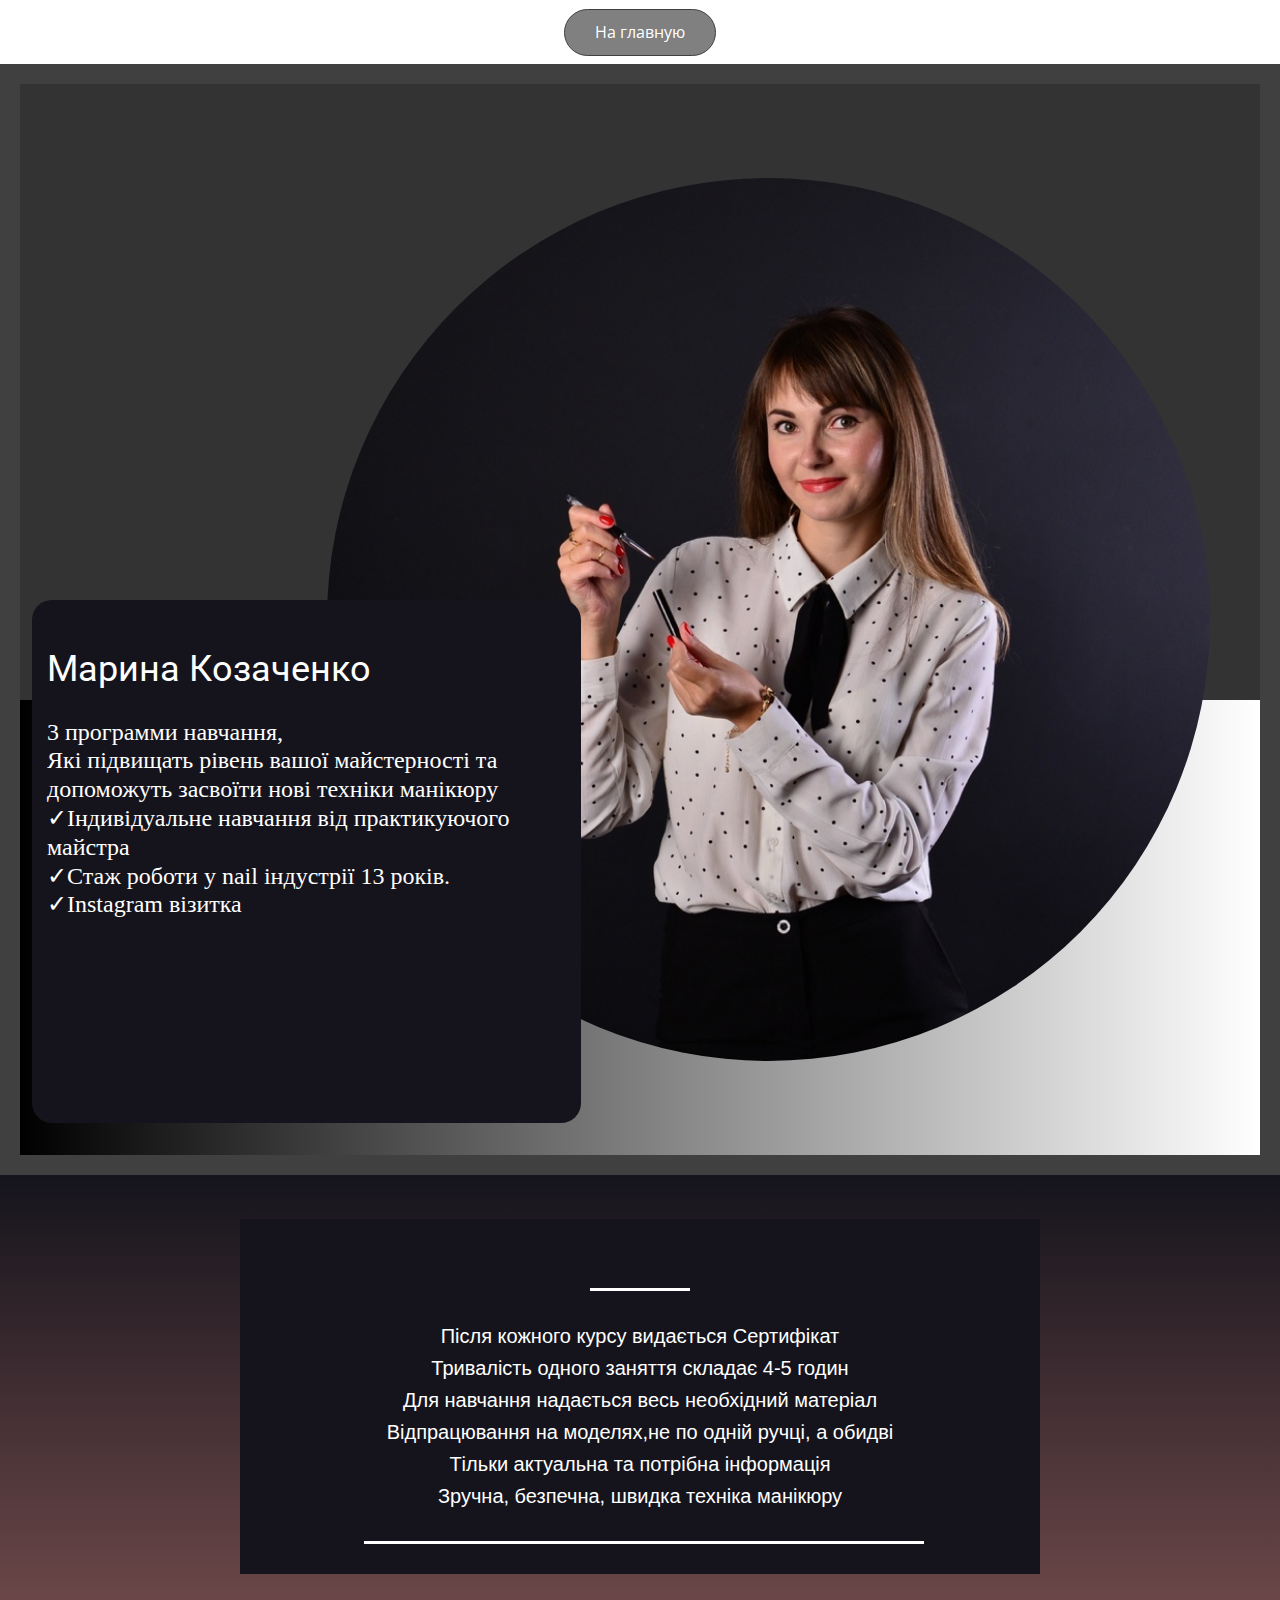
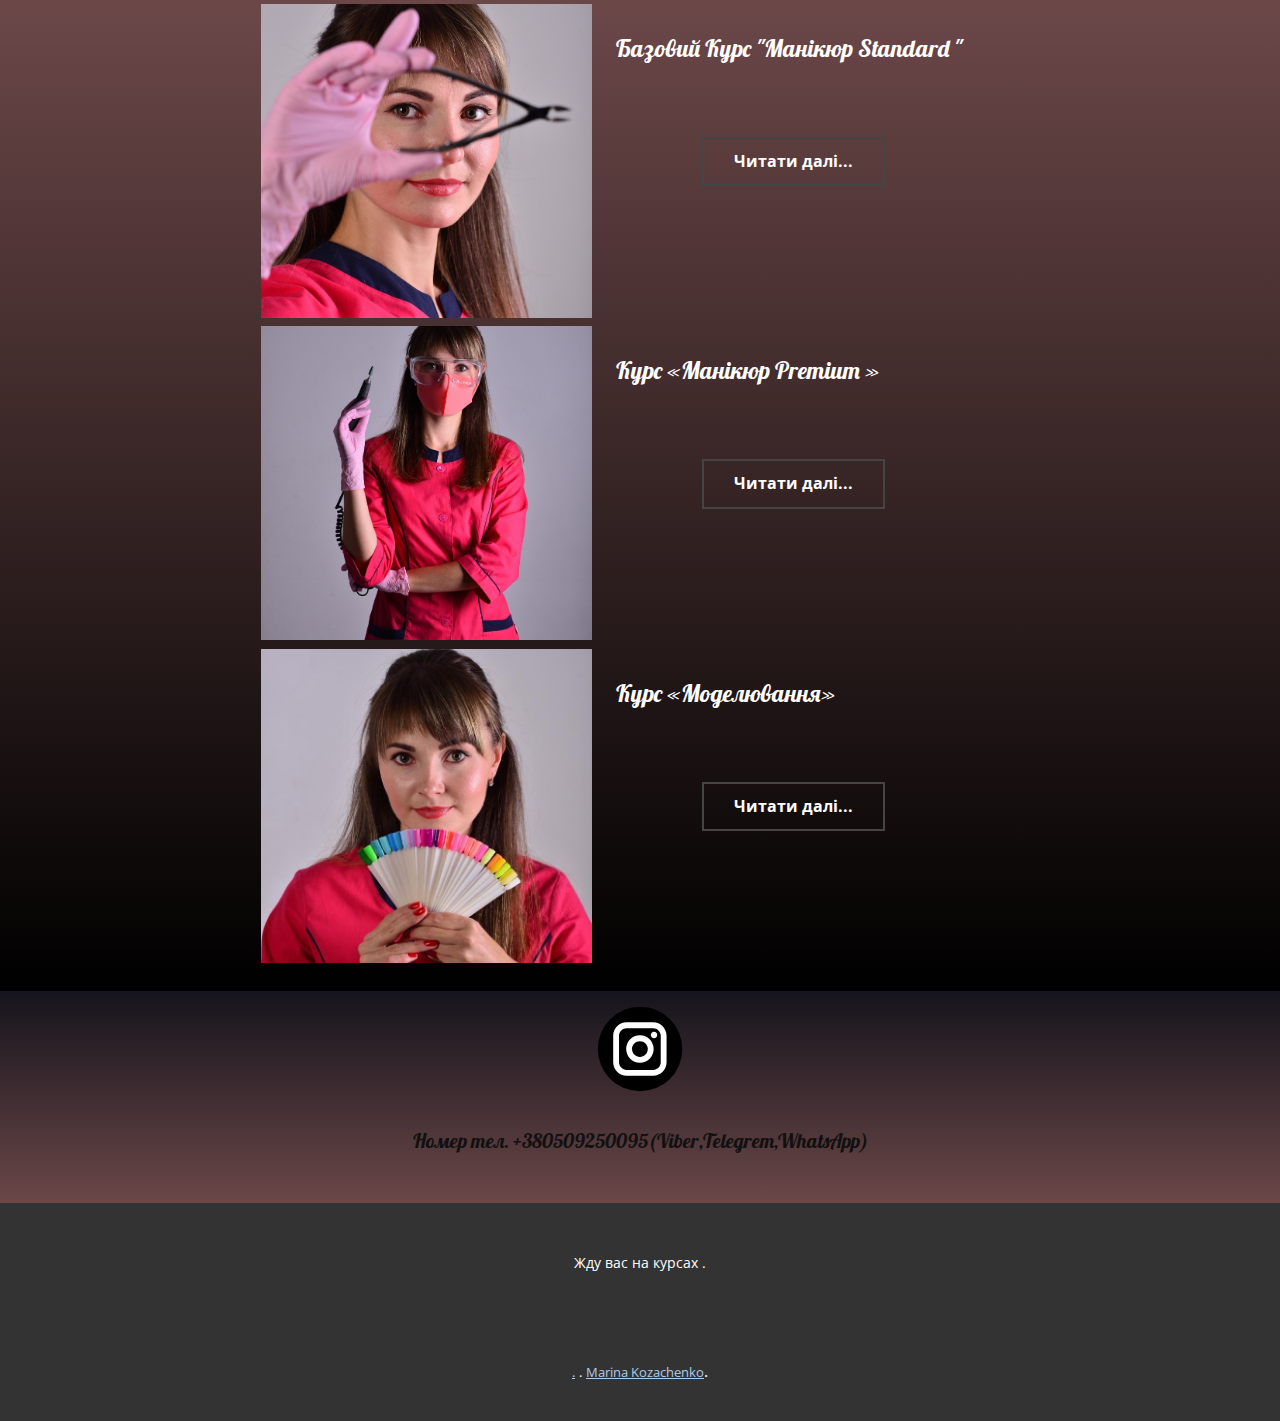
<file: index.html>
<!DOCTYPE html>
<html style="font-size: 16px;" lang="ru"><head>
    <meta name="viewport" content="width=device-width, initial-scale=1.0">
    <meta charset="utf-8">
    <meta name="keywords" content="​Марина Козаченко">
    <meta name="description" content="">
    <title>MarinaMaster</title>
    <link rel="stylesheet" href="nicepage.css" media="screen">
<link rel="stylesheet" href="MarinaMaster.css" media="screen">
    <script class="u-script" type="text/javascript" src="jquery.js" defer=""></script>
    <script class="u-script" type="text/javascript" src="nicepage.js" defer=""></script>
    <meta name="generator" content="Nicepage 5.3.6, nicepage.com">
    <link id="u-theme-google-font" rel="stylesheet" href="https://fonts.googleapis.com/css?family=Roboto:100,100i,300,300i,400,400i,500,500i,700,700i,900,900i|Open+Sans:300,300i,400,400i,500,500i,600,600i,700,700i,800,800i">
    <link id="u-page-google-font" rel="stylesheet" href="https://fonts.googleapis.com/css?family=Lobster:400">
    
    
    
    
    
    
    <script type="application/ld+json">{
		"@context": "http://schema.org",
		"@type": "Organization",
		"name": "",
		"logo": "images/ava-manik-insta-32.jpg"
}</script>
    <meta name="theme-color" content="#478ac9">
    <meta property="og:title" content="MarinaMaster">
    <meta property="og:type" content="website">
  </head>
  <body data-home-page="MarinaMaster.html" data-home-page-title="MarinaMaster" class="u-body u-xl-mode" data-lang="ru"><header class="u-clearfix u-header u-header" id="sec-082d"><div class="u-clearfix u-sheet u-sheet-1">
        <a href="MarinaMaster.html" class="u-image u-logo u-image-1" data-image-width="800" data-image-height="600" data-animation-name="customAnimationIn" data-animation-duration="2000" data-animation-direction="X" data-animation-delay="1000" title="MarinaMaster">
          <img src="images/ava-manik-insta-32.jpg" class="u-logo-image u-logo-image-1">
        </a>
        <a href="MarinaMaster.html" class="u-active-black u-border-1 u-border-grey-75 u-btn u-btn-round u-button-style u-grey-50 u-hover-black u-radius-50 u-btn-1">На главную</a>
      </div></header>
    <section class="u-border-20 u-border-grey-75 u-clearfix u-gradient u-section-1" id="carousel_eaf6">
      <div class="u-container-style u-expanded-width u-grey-80 u-group u-shape-rectangle u-group-1">
        <div class="u-container-layout u-container-layout-1"></div>
      </div>
      <div class="u-align-left u-image u-image-circle u-image-1" data-image-width="853" data-image-height="1280"></div>
      <div class="u-align-left u-container-style u-custom-color-1 u-group u-radius-20 u-shape-round u-group-2">
        <div class="u-container-layout u-container-layout-2">
          <h2 class="u-align-left u-text u-text-1"> Марина Козаченко</h2>
          <h4 class="u-align-left u-custom-font u-font-georgia u-text u-text-2"> 3 программи навчання,<br>Які підвищать рівень вашої майстерності та допоможуть засвоїти нові техніки манікюру<br>✓Індивідуальне навчання від практикуючого майстра<br>✓Стаж роботи у nail індустрії 13 років.<br>✓Instagram візитка
          </h4>
        </div>
      </div>
    </section>
    <section class="u-align-center u-clearfix u-gradient u-section-2" id="sec-5f0f">
      <div class="u-clearfix u-sheet u-sheet-1">
        <div class="u-container-style u-custom-color-1 u-group u-group-1">
          <div class="u-container-layout u-container-layout-1">
            <div class="u-border-3 u-border-white u-line u-line-horizontal u-line-1"></div>
            <p class="u-align-center u-custom-font u-font-arial u-text u-text-1"> Після кожного курсу видається Сертифікат<br>Тривалість одного заняття складає 4-5 годин<br>Для навчання надається весь необхідний матеріал<br>Відпрацювання на моделях,не по одній ручці, а обидві<br>Тільки актуальна та потрібна інформація<br>Зручна, безпечна, швидка техніка манікюру
            </p>
            <div class="u-border-3 u-border-white u-line u-line-horizontal u-line-2"></div>
          </div>
        </div>
      </div>
    </section>
    <section class="u-align-center u-clearfix u-gradient u-section-3" id="carousel_0121">
      <div class="u-clearfix u-sheet u-sheet-1"><!--blog--><!--blog_options_json--><!--{"type":"Recent","source":"","tags":"","count":""}--><!--/blog_options_json-->
        <div class="u-blog u-blog-1">
          <div class="u-repeater u-repeater-1"><!--blog_post-->
            <div class="u-blog-post u-repeater-item">
              <div class="u-container-layout u-similar-container u-container-layout-1">
                <a class="u-post-header-link" href="blog/пост-5.html"><!--blog_post_image-->
                  <img class="u-blog-control u-image u-image-1" src="images/gPUUpwqd-ZE_7hJEVxoJCdZNI-ukelsiinx7f7fbl4Ftvxtfz5cgWemMEWWkPmodKReMTJtpRzHU31rVosjc2pqG.jpg" data-image-width="853" data-image-height="1280"><!--/blog_post_image-->
                </a>
                <h4 class="u-custom-font u-font-lobster u-text u-text-white u-text-1"> Базовий Курс "Манікюр Standard "</h4><!--blog_post_readmore-->
                <a href="blog/пост-5.html" class="u-blog-control u-border-2 u-border-grey-dark-1 u-btn u-btn-rectangle u-button-style u-none u-text-hover-white u-text-white u-btn-1"><!--blog_post_readmore_content--><!--options_json--><!--{"content":"Читати далі...<br>","defaultValue":"Читать дальше"}--><!--/options_json-->Читати далі...<br><!--/blog_post_readmore_content-->
                </a><!--/blog_post_readmore-->
              </div>
            </div><!--/blog_post--><!--blog_post-->
            <div class="u-blog-post u-repeater-item">
              <div class="u-container-layout u-similar-container u-container-layout-2">
                <a class="u-post-header-link" href="blog/пост-4.html"><!--blog_post_image-->
                  <img class="u-blog-control u-image u-image-2" src="images/EC0u0KQRHIeEhGuD_iCNarz1ZAaAlQXWzyrtFbksybTYAFuNpeAvSHqZ2i_dARyYLDiB7WiihBGaPgK8VTOiQvMA.jpg" data-image-width="853" data-image-height="1280"><!--/blog_post_image-->
                </a>
                <h4 class="u-custom-font u-font-lobster u-text u-text-white u-text-2"> Курс «Манікюр Premium »</h4><!--blog_post_readmore-->
                <a href="blog/пост-4.html" class="u-blog-control u-border-2 u-border-grey-dark-1 u-btn u-btn-rectangle u-button-style u-none u-text-hover-white u-text-white u-btn-2"><!--blog_post_readmore_content--><!--options_json--><!--{"content":"Читати далі...<br>","defaultValue":"Читать дальше"}--><!--/options_json-->Читати далі...<br><!--/blog_post_readmore_content-->
                </a><!--/blog_post_readmore-->
              </div>
            </div><!--/blog_post--><!--blog_post-->
            <div class="u-blog-post u-repeater-item">
              <div class="u-container-layout u-similar-container u-container-layout-3">
                <a class="u-post-header-link" href="blog/пост-3.html"><!--blog_post_image-->
                  <img class="u-blog-control u-image u-image-3" src="images/abU4mweUmjCQpPrWWuud04ZlHGA5zijVHPna-WjoeWjRuX9iO_Mx5Hv3G1TwQcxEn9CRA8ev54jHq7ooKhSeXfxa.jpg" data-image-width="683" data-image-height="1024"><!--/blog_post_image-->
                </a>
                <h4 class="u-custom-font u-font-lobster u-text u-text-white u-text-3"> Курс «Моделювання»</h4><!--blog_post_readmore-->
                <a href="blog/пост-3.html" class="u-blog-control u-border-2 u-border-grey-dark-1 u-btn u-btn-rectangle u-button-style u-none u-text-hover-white u-text-white u-btn-3"><!--blog_post_readmore_content--><!--options_json--><!--{"content":"Читати далі...<br>","defaultValue":"Читать дальше"}--><!--/options_json-->Читати далі...<br><!--/blog_post_readmore_content-->
                </a><!--/blog_post_readmore-->
              </div>
            </div><!--/blog_post-->
          </div>
        </div><!--/blog-->
      </div>
    </section>
    <section class="u-clearfix u-gradient u-section-4" id="sec-608d">
      <div class="u-clearfix u-sheet u-sheet-1">
        <div class="u-social-icons u-spacing-29 u-social-icons-1">
          <a class="u-social-url" title="instagram" target="_blank" href="https://www.instagram.com/marina_manikure/"><span class="u-icon u-social-icon u-social-instagram u-text-black u-icon-1"><svg class="u-svg-link" preserveAspectRatio="xMidYMin slice" viewBox="0 0 112 112" style=""><use xmlns:xlink="http://www.w3.org/1999/xlink" xlink:href="#svg-5082"></use></svg><svg class="u-svg-content" viewBox="0 0 112 112" x="0" y="0" id="svg-5082"><circle fill="currentColor" cx="56.1" cy="56.1" r="55"></circle><path fill="#FFFFFF" d="M55.9,38.2c-9.9,0-17.9,8-17.9,17.9C38,66,46,74,55.9,74c9.9,0,17.9-8,17.9-17.9C73.8,46.2,65.8,38.2,55.9,38.2
z M55.9,66.4c-5.7,0-10.3-4.6-10.3-10.3c-0.1-5.7,4.6-10.3,10.3-10.3c5.7,0,10.3,4.6,10.3,10.3C66.2,61.8,61.6,66.4,55.9,66.4z"></path><path fill="#FFFFFF" d="M74.3,33.5c-2.3,0-4.2,1.9-4.2,4.2s1.9,4.2,4.2,4.2s4.2-1.9,4.2-4.2S76.6,33.5,74.3,33.5z"></path><path fill="#FFFFFF" d="M73.1,21.3H38.6c-9.7,0-17.5,7.9-17.5,17.5v34.5c0,9.7,7.9,17.6,17.5,17.6h34.5c9.7,0,17.5-7.9,17.5-17.5V38.8
C90.6,29.1,82.7,21.3,73.1,21.3z M83,73.3c0,5.5-4.5,9.9-9.9,9.9H38.6c-5.5,0-9.9-4.5-9.9-9.9V38.8c0-5.5,4.5-9.9,9.9-9.9h34.5
c5.5,0,9.9,4.5,9.9,9.9V73.3z"></path></svg></span>
          </a>
        </div>
        <h5 class="u-custom-font u-font-lobster u-text u-text-default u-text-1"> Номер тел. +380509250095(Viber,Telegrem,WhatsApp)</h5>
      </div>
    </section>
    
    
    
    <footer class="u-align-center u-clearfix u-footer u-grey-80 u-footer" id="sec-927b"><div class="u-clearfix u-sheet u-sheet-1">
        <p class="u-small-text u-text u-text-variant u-text-1">Жду вас на курсах .</p>
      </div></footer>
    <section class="u-backlink u-clearfix u-grey-80">
      <a class="u-link" href="https://nicepage.com/website-templates" target="_blank">
        <span>.</span>
      </a>
      <p class="u-text">
        <span>.</span>
      </p>
      <a class="u-link" href="https://nicepage.com/website-builder" target="_blank">
        <span>Marina Kozachenko</span>
      </a>. 
    </section>
  
</body></html>
</file>
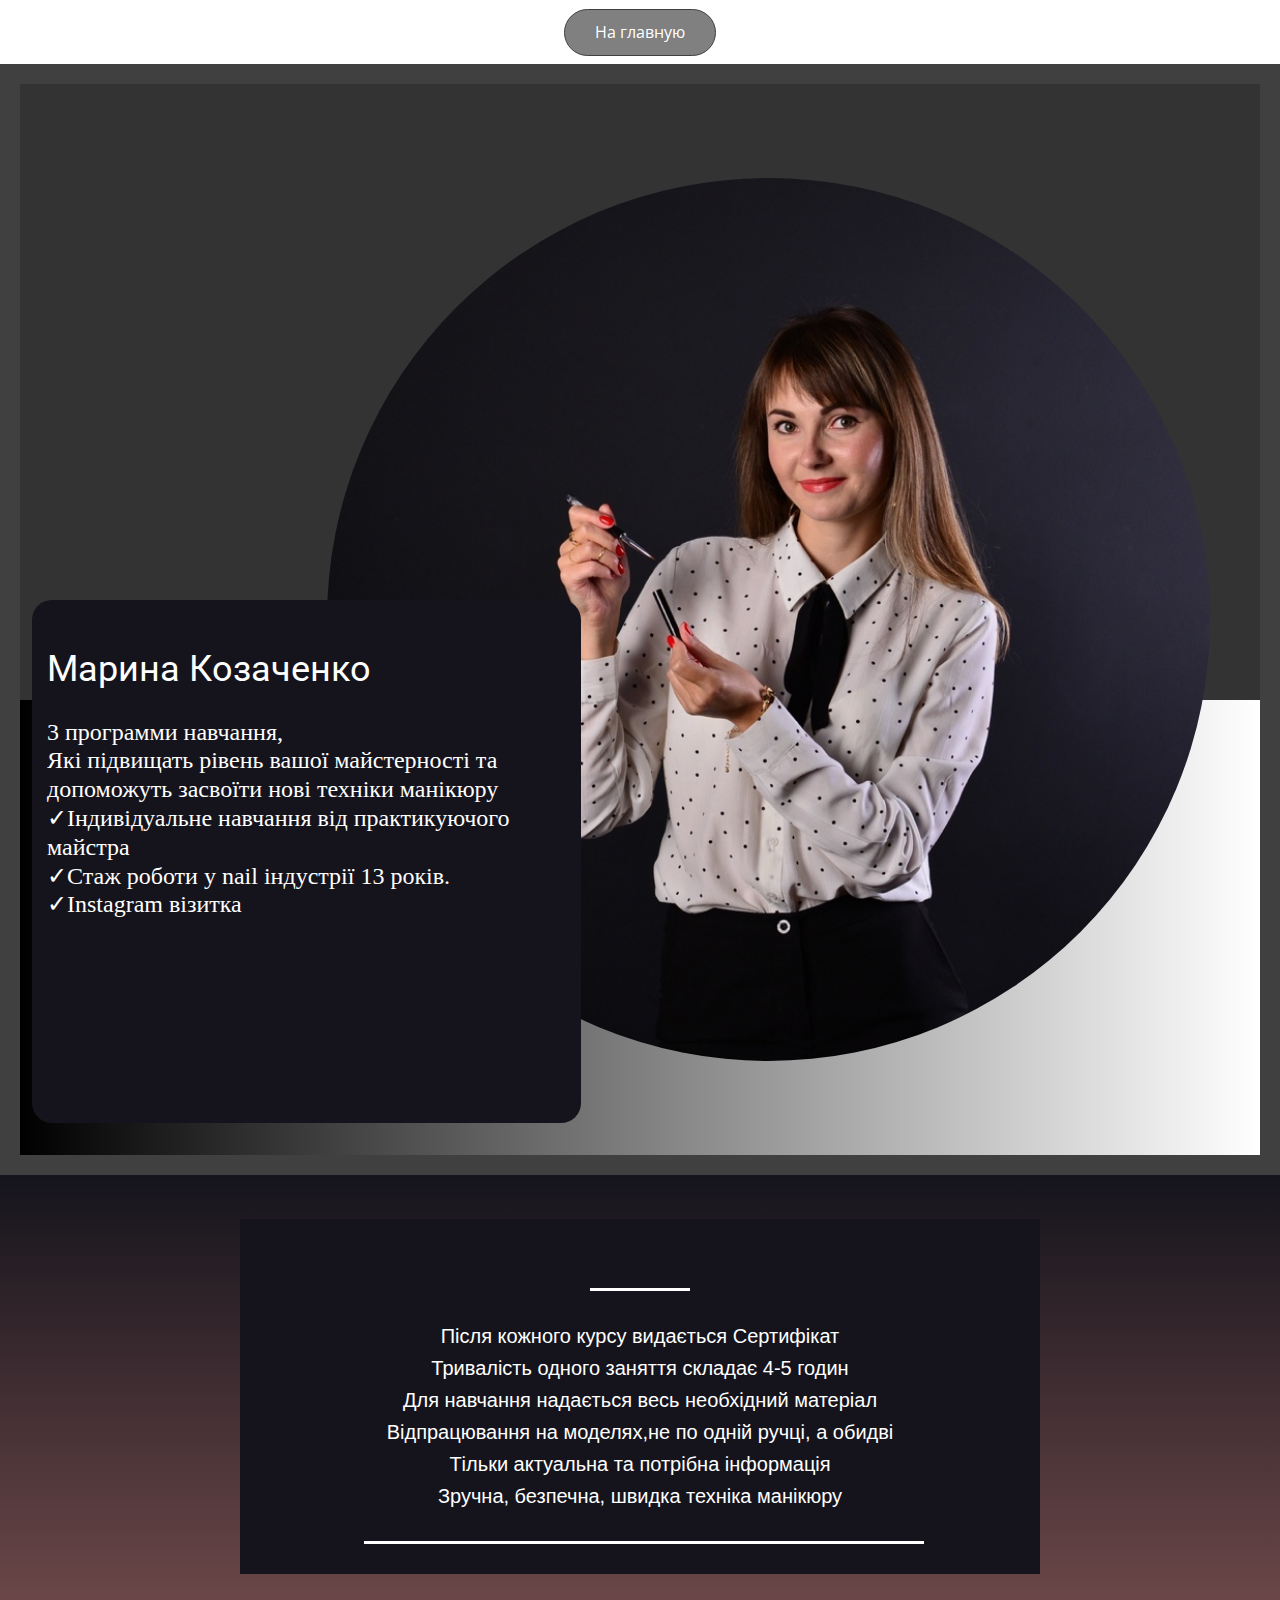
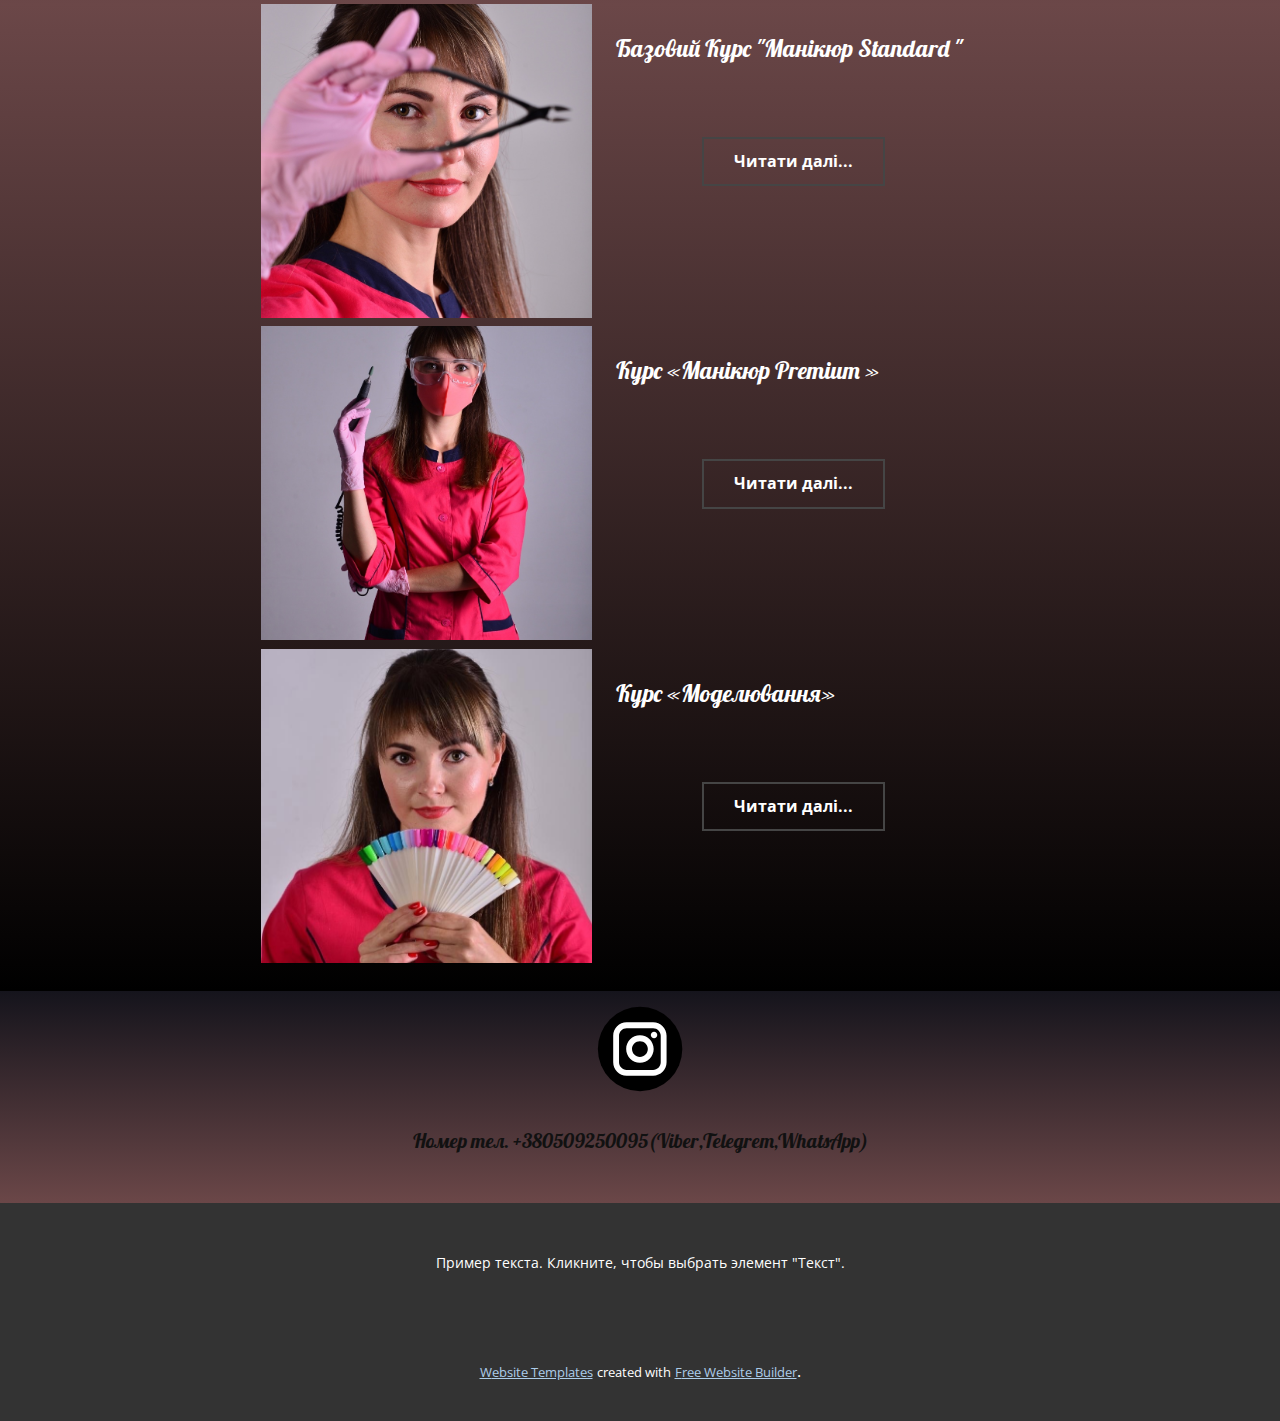
<file: MarinaMaster.html>
<!DOCTYPE html>
<html style="font-size: 16px;" lang="ru"><head>
    <meta name="viewport" content="width=device-width, initial-scale=1.0">
    <meta charset="utf-8">
    <meta name="keywords" content="​Марина Козаченко">
    <meta name="description" content="">
    <title>MarinaMaster</title>
    <link rel="stylesheet" href="nicepage.css" media="screen">
<link rel="stylesheet" href="MarinaMaster.css" media="screen">
    <script class="u-script" type="text/javascript" src="jquery.js" defer=""></script>
    <script class="u-script" type="text/javascript" src="nicepage.js" defer=""></script>
    <meta name="generator" content="Nicepage 5.3.6, nicepage.com">
    <link id="u-theme-google-font" rel="stylesheet" href="https://fonts.googleapis.com/css?family=Roboto:100,100i,300,300i,400,400i,500,500i,700,700i,900,900i|Open+Sans:300,300i,400,400i,500,500i,600,600i,700,700i,800,800i">
    <link id="u-page-google-font" rel="stylesheet" href="https://fonts.googleapis.com/css?family=Lobster:400">
    
    
    
    
    
    
    <script type="application/ld+json">{
		"@context": "http://schema.org",
		"@type": "Organization",
		"name": "",
		"logo": "images/ava-manik-insta-32.jpg"
}</script>
    <meta name="theme-color" content="#478ac9">
    <meta property="og:title" content="MarinaMaster">
    <meta property="og:type" content="website">
  </head>
  <body class="u-body u-xl-mode" data-lang="ru"><header class="u-clearfix u-header u-header" id="sec-082d"><div class="u-clearfix u-sheet u-sheet-1">
        <a href="MarinaMaster.html" class="u-image u-logo u-image-1" data-image-width="800" data-image-height="600" data-animation-name="customAnimationIn" data-animation-duration="2000" data-animation-direction="X" data-animation-delay="1000" title="MarinaMaster">
          <img src="images/ava-manik-insta-32.jpg" class="u-logo-image u-logo-image-1">
        </a>
        <a href="MarinaMaster.html" class="u-active-black u-border-1 u-border-grey-75 u-btn u-btn-round u-button-style u-grey-50 u-hover-black u-radius-50 u-btn-1">На главную</a>
      </div></header>
    <section class="u-border-20 u-border-grey-75 u-clearfix u-gradient u-section-1" id="carousel_eaf6">
      <div class="u-container-style u-expanded-width u-grey-80 u-group u-shape-rectangle u-group-1">
        <div class="u-container-layout u-container-layout-1"></div>
      </div>
      <div class="u-align-left u-image u-image-circle u-image-1" data-image-width="853" data-image-height="1280"></div>
      <div class="u-align-left u-container-style u-custom-color-1 u-group u-radius-20 u-shape-round u-group-2">
        <div class="u-container-layout u-container-layout-2">
          <h2 class="u-align-left u-text u-text-1"> Марина Козаченко</h2>
          <h4 class="u-align-left u-custom-font u-font-georgia u-text u-text-2"> 3 программи навчання,<br>Які підвищать рівень вашої майстерності та допоможуть засвоїти нові техніки манікюру<br>✓Індивідуальне навчання від практикуючого майстра<br>✓Стаж роботи у nail індустрії 13 років.<br>✓Instagram візитка
          </h4>
        </div>
      </div>
    </section>
    <section class="u-align-center u-clearfix u-gradient u-section-2" id="sec-5f0f">
      <div class="u-clearfix u-sheet u-sheet-1">
        <div class="u-container-style u-custom-color-1 u-group u-group-1">
          <div class="u-container-layout u-container-layout-1">
            <div class="u-border-3 u-border-white u-line u-line-horizontal u-line-1"></div>
            <p class="u-align-center u-custom-font u-font-arial u-text u-text-1"> Після кожного курсу видається Сертифікат<br>Тривалість одного заняття складає 4-5 годин<br>Для навчання надається весь необхідний матеріал<br>Відпрацювання на моделях,не по одній ручці, а обидві<br>Тільки актуальна та потрібна інформація<br>Зручна, безпечна, швидка техніка манікюру
            </p>
            <div class="u-border-3 u-border-white u-line u-line-horizontal u-line-2"></div>
          </div>
        </div>
      </div>
    </section>
    <section class="u-align-center u-clearfix u-gradient u-section-3" id="carousel_0121">
      <div class="u-clearfix u-sheet u-sheet-1"><!--blog--><!--blog_options_json--><!--{"type":"Recent","source":"","tags":"","count":""}--><!--/blog_options_json-->
        <div class="u-blog u-blog-1">
          <div class="u-repeater u-repeater-1"><!--blog_post-->
            <div class="u-blog-post u-repeater-item">
              <div class="u-container-layout u-similar-container u-container-layout-1">
                <a class="u-post-header-link" href="blog/пост-5.html"><!--blog_post_image-->
                  <img class="u-blog-control u-image u-image-1" src="images/gPUUpwqd-ZE_7hJEVxoJCdZNI-ukelsiinx7f7fbl4Ftvxtfz5cgWemMEWWkPmodKReMTJtpRzHU31rVosjc2pqG.jpg" data-image-width="853" data-image-height="1280"><!--/blog_post_image-->
                </a>
                <h4 class="u-custom-font u-font-lobster u-text u-text-white u-text-1"> Базовий Курс "Манікюр Standard "</h4><!--blog_post_readmore-->
                <a href="blog/пост-5.html" class="u-blog-control u-border-2 u-border-grey-dark-1 u-btn u-btn-rectangle u-button-style u-none u-text-hover-white u-text-white u-btn-1"><!--blog_post_readmore_content--><!--options_json--><!--{"content":"Читати далі...<br>","defaultValue":"Читать дальше"}--><!--/options_json-->Читати далі...<br><!--/blog_post_readmore_content-->
                </a><!--/blog_post_readmore-->
              </div>
            </div><!--/blog_post--><!--blog_post-->
            <div class="u-blog-post u-repeater-item">
              <div class="u-container-layout u-similar-container u-container-layout-2">
                <a class="u-post-header-link" href="blog/пост-4.html"><!--blog_post_image-->
                  <img class="u-blog-control u-image u-image-2" src="images/EC0u0KQRHIeEhGuD_iCNarz1ZAaAlQXWzyrtFbksybTYAFuNpeAvSHqZ2i_dARyYLDiB7WiihBGaPgK8VTOiQvMA.jpg" data-image-width="853" data-image-height="1280"><!--/blog_post_image-->
                </a>
                <h4 class="u-custom-font u-font-lobster u-text u-text-white u-text-2"> Курс «Манікюр Premium »</h4><!--blog_post_readmore-->
                <a href="blog/пост-4.html" class="u-blog-control u-border-2 u-border-grey-dark-1 u-btn u-btn-rectangle u-button-style u-none u-text-hover-white u-text-white u-btn-2"><!--blog_post_readmore_content--><!--options_json--><!--{"content":"Читати далі...<br>","defaultValue":"Читать дальше"}--><!--/options_json-->Читати далі...<br><!--/blog_post_readmore_content-->
                </a><!--/blog_post_readmore-->
              </div>
            </div><!--/blog_post--><!--blog_post-->
            <div class="u-blog-post u-repeater-item">
              <div class="u-container-layout u-similar-container u-container-layout-3">
                <a class="u-post-header-link" href="blog/пост-3.html"><!--blog_post_image-->
                  <img class="u-blog-control u-image u-image-3" src="images/abU4mweUmjCQpPrWWuud04ZlHGA5zijVHPna-WjoeWjRuX9iO_Mx5Hv3G1TwQcxEn9CRA8ev54jHq7ooKhSeXfxa.jpg" data-image-width="683" data-image-height="1024"><!--/blog_post_image-->
                </a>
                <h4 class="u-custom-font u-font-lobster u-text u-text-white u-text-3"> Курс «Моделювання»</h4><!--blog_post_readmore-->
                <a href="blog/пост-3.html" class="u-blog-control u-border-2 u-border-grey-dark-1 u-btn u-btn-rectangle u-button-style u-none u-text-hover-white u-text-white u-btn-3"><!--blog_post_readmore_content--><!--options_json--><!--{"content":"Читати далі...<br>","defaultValue":"Читать дальше"}--><!--/options_json-->Читати далі...<br><!--/blog_post_readmore_content-->
                </a><!--/blog_post_readmore-->
              </div>
            </div><!--/blog_post-->
          </div>
        </div><!--/blog-->
      </div>
    </section>
    <section class="u-clearfix u-gradient u-section-4" id="sec-608d">
      <div class="u-clearfix u-sheet u-sheet-1">
        <div class="u-social-icons u-spacing-29 u-social-icons-1">
          <a class="u-social-url" title="instagram" target="_blank" href="https://www.instagram.com/marina_manikure/"><span class="u-icon u-social-icon u-social-instagram u-text-black u-icon-1"><svg class="u-svg-link" preserveAspectRatio="xMidYMin slice" viewBox="0 0 112 112" style=""><use xmlns:xlink="http://www.w3.org/1999/xlink" xlink:href="#svg-5082"></use></svg><svg class="u-svg-content" viewBox="0 0 112 112" x="0" y="0" id="svg-5082"><circle fill="currentColor" cx="56.1" cy="56.1" r="55"></circle><path fill="#FFFFFF" d="M55.9,38.2c-9.9,0-17.9,8-17.9,17.9C38,66,46,74,55.9,74c9.9,0,17.9-8,17.9-17.9C73.8,46.2,65.8,38.2,55.9,38.2
z M55.9,66.4c-5.7,0-10.3-4.6-10.3-10.3c-0.1-5.7,4.6-10.3,10.3-10.3c5.7,0,10.3,4.6,10.3,10.3C66.2,61.8,61.6,66.4,55.9,66.4z"></path><path fill="#FFFFFF" d="M74.3,33.5c-2.3,0-4.2,1.9-4.2,4.2s1.9,4.2,4.2,4.2s4.2-1.9,4.2-4.2S76.6,33.5,74.3,33.5z"></path><path fill="#FFFFFF" d="M73.1,21.3H38.6c-9.7,0-17.5,7.9-17.5,17.5v34.5c0,9.7,7.9,17.6,17.5,17.6h34.5c9.7,0,17.5-7.9,17.5-17.5V38.8
C90.6,29.1,82.7,21.3,73.1,21.3z M83,73.3c0,5.5-4.5,9.9-9.9,9.9H38.6c-5.5,0-9.9-4.5-9.9-9.9V38.8c0-5.5,4.5-9.9,9.9-9.9h34.5
c5.5,0,9.9,4.5,9.9,9.9V73.3z"></path></svg></span>
          </a>
        </div>
        <h5 class="u-custom-font u-font-lobster u-text u-text-default u-text-1"> Номер тел. +380509250095(Viber,Telegrem,WhatsApp)</h5>
      </div>
    </section>
    
    
    
    <footer class="u-align-center u-clearfix u-footer u-grey-80 u-footer" id="sec-927b"><div class="u-clearfix u-sheet u-sheet-1">
        <p class="u-small-text u-text u-text-variant u-text-1">Пример текста. Кликните, чтобы выбрать элемент "Текст".</p>
      </div></footer>
    <section class="u-backlink u-clearfix u-grey-80">
      <a class="u-link" href="https://nicepage.com/website-templates" target="_blank">
        <span>Website Templates</span>
      </a>
      <p class="u-text">
        <span>created with</span>
      </p>
      <a class="u-link" href="https://nicepage.com/website-builder" target="_blank">
        <span>Free Website Builder</span>
      </a>. 
    </section>
  
</body></html>
</file>
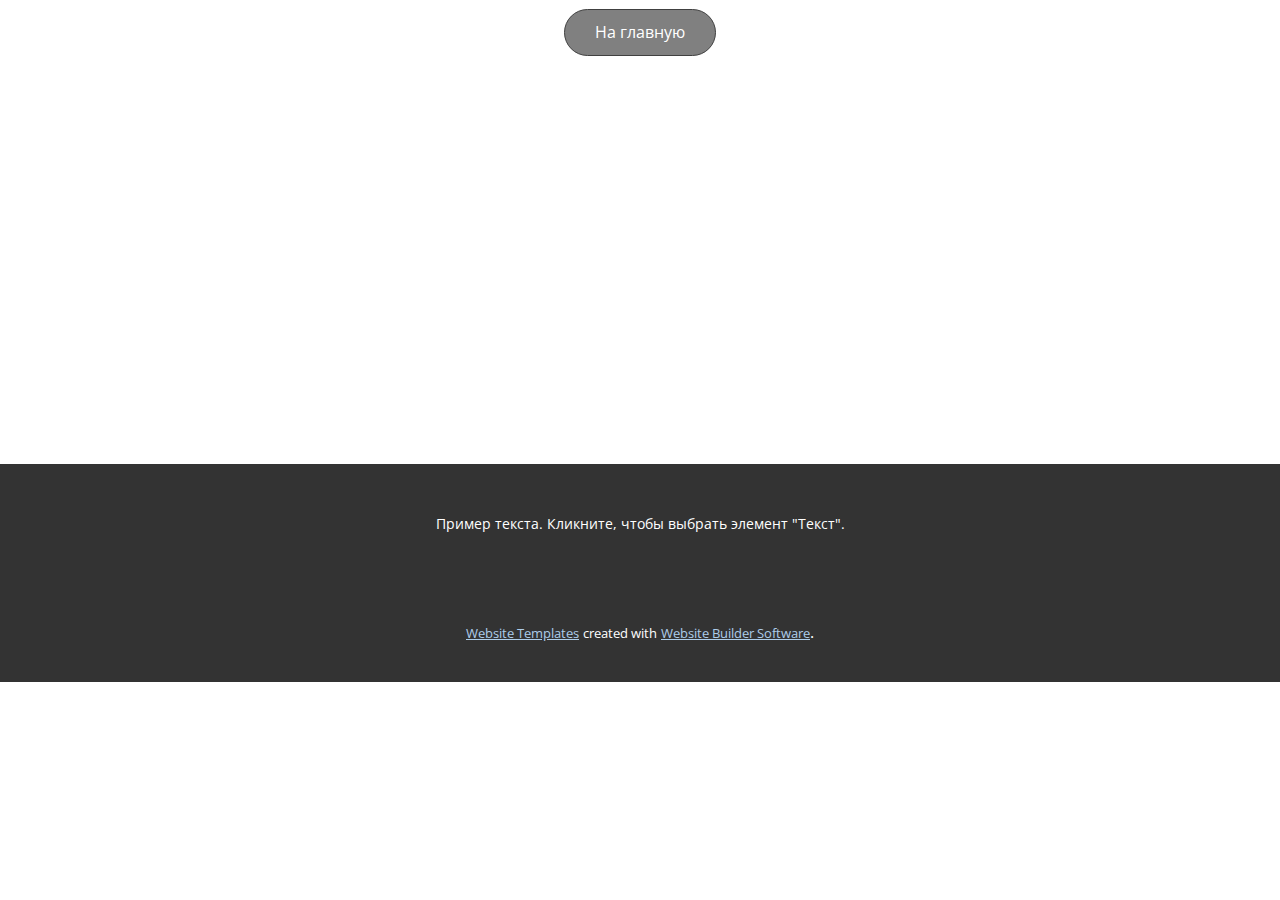
<file: Контакты.html>
<!DOCTYPE html>
<html style="font-size: 16px;" lang="ru"><head>
    <meta name="viewport" content="width=device-width, initial-scale=1.0">
    <meta charset="utf-8">
    <meta name="keywords" content="">
    <meta name="description" content="">
    <title>Контакты</title>
    <link rel="stylesheet" href="nicepage.css" media="screen">
<link rel="stylesheet" href="Контакты.css" media="screen">
    <script class="u-script" type="text/javascript" src="jquery.js" defer=""></script>
    <script class="u-script" type="text/javascript" src="nicepage.js" defer=""></script>
    <meta name="generator" content="Nicepage 5.3.6, nicepage.com">
    <link id="u-theme-google-font" rel="stylesheet" href="https://fonts.googleapis.com/css?family=Roboto:100,100i,300,300i,400,400i,500,500i,700,700i,900,900i|Open+Sans:300,300i,400,400i,500,500i,600,600i,700,700i,800,800i">
    
    
    
    <script type="application/ld+json">{
		"@context": "http://schema.org",
		"@type": "Organization",
		"name": "",
		"logo": "images/ava-manik-insta-32.jpg"
}</script>
    <meta name="theme-color" content="#478ac9">
    <meta property="og:title" content="Контакты">
    <meta property="og:type" content="website">
  </head>
  <body class="u-body u-xl-mode" data-lang="ru"><header class="u-clearfix u-header u-header" id="sec-082d"><div class="u-clearfix u-sheet u-sheet-1">
        <a href="MarinaMaster.html" class="u-image u-logo u-image-1" data-image-width="800" data-image-height="600" data-animation-name="customAnimationIn" data-animation-duration="2000" data-animation-direction="X" data-animation-delay="1000" title="MarinaMaster">
          <img src="images/ava-manik-insta-32.jpg" class="u-logo-image u-logo-image-1">
        </a>
        <a href="MarinaMaster.html" class="u-active-black u-border-1 u-border-grey-75 u-btn u-btn-round u-button-style u-grey-50 u-hover-black u-radius-50 u-btn-1">На главную</a>
      </div></header>
    <section class="u-clearfix u-section-1" id="sec-0438">
      <div class="u-clearfix u-sheet u-sheet-1"></div>
    </section>
    
    
    
    <footer class="u-align-center u-clearfix u-footer u-grey-80 u-footer" id="sec-927b"><div class="u-clearfix u-sheet u-sheet-1">
        <p class="u-small-text u-text u-text-variant u-text-1">Пример текста. Кликните, чтобы выбрать элемент "Текст".</p>
      </div></footer>
    <section class="u-backlink u-clearfix u-grey-80">
      <a class="u-link" href="https://nicepage.com/website-templates" target="_blank">
        <span>Website Templates</span>
      </a>
      <p class="u-text">
        <span>created with</span>
      </p>
      <a class="u-link" href="" target="_blank">
        <span>Website Builder Software</span>
      </a>. 
    </section>
  
</body></html>
</file>
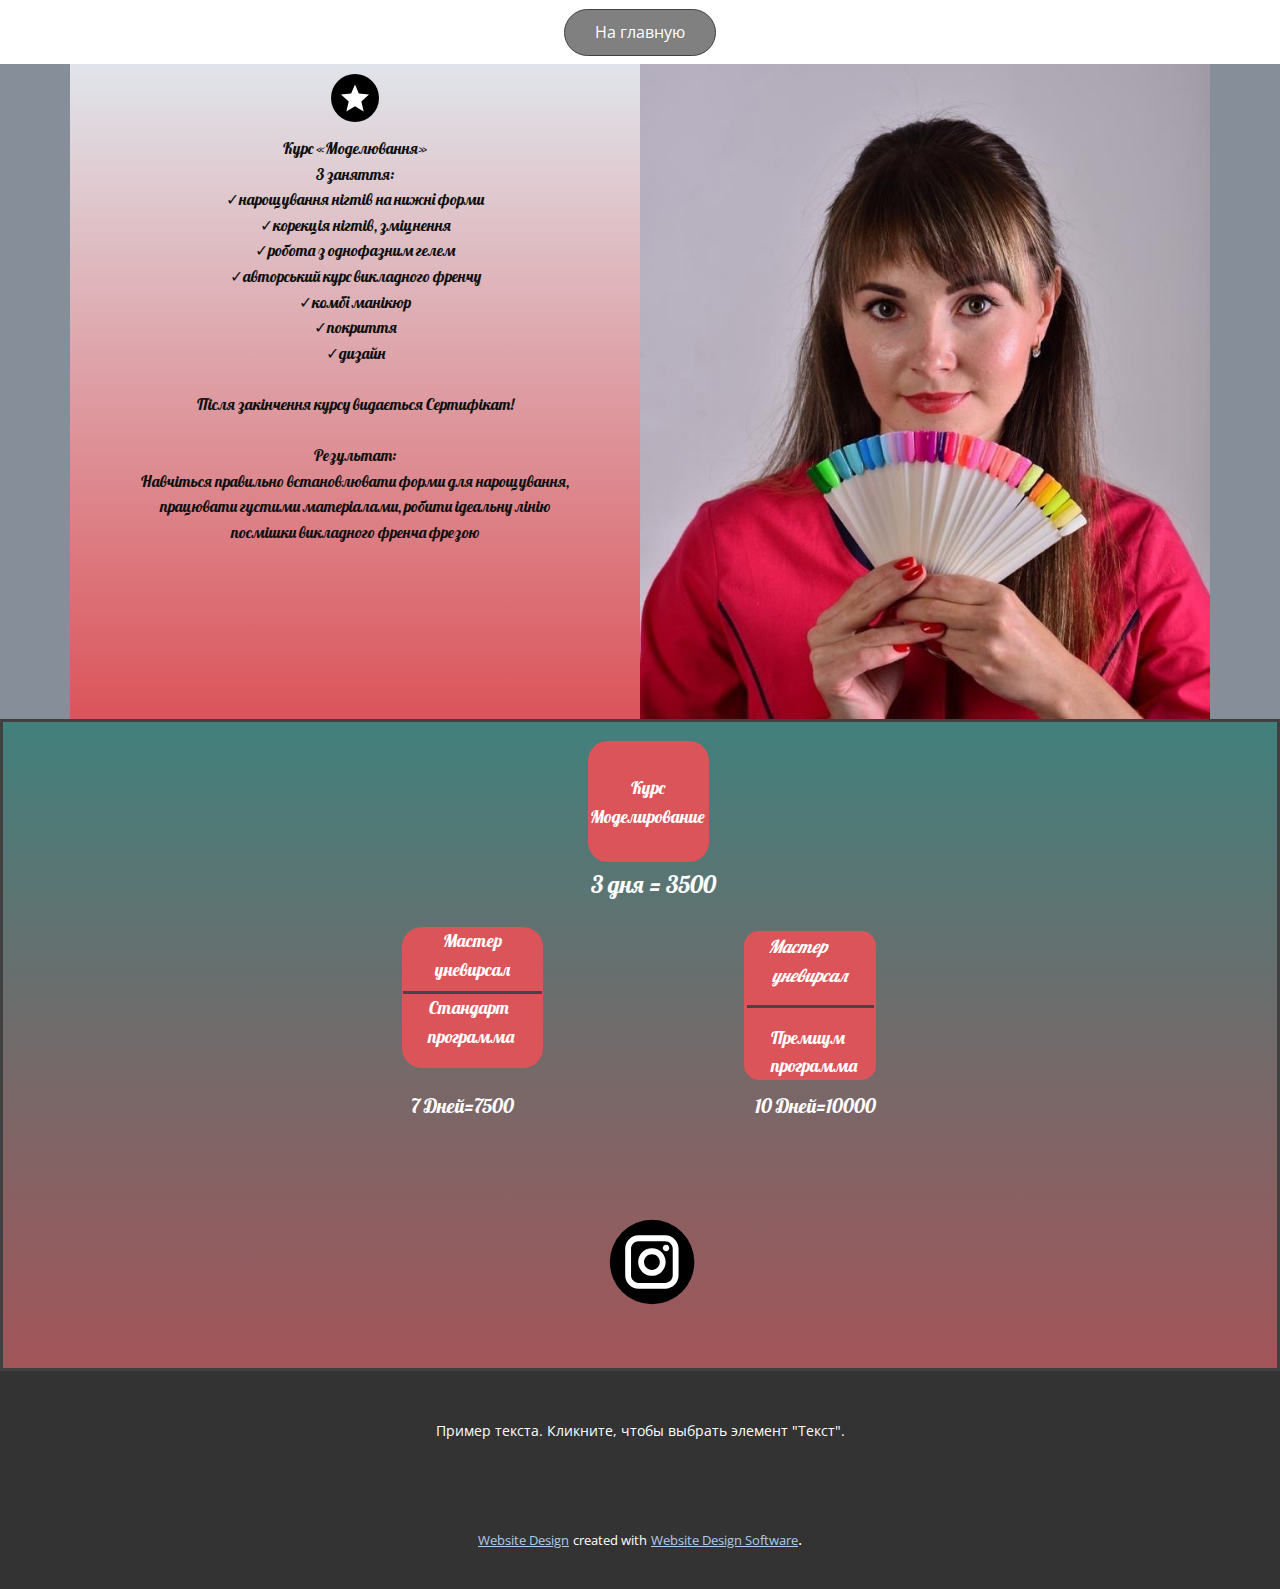
<file: Курс-«Моделювання».html>
<!DOCTYPE html>
<html style="font-size: 16px;" lang="ru"><head>
    <meta name="viewport" content="width=device-width, initial-scale=1.0">
    <meta charset="utf-8">
    <meta name="keywords" content="">
    <meta name="description" content="">
    <title>Курс «Моделювання»</title>
    <link rel="stylesheet" href="nicepage.css" media="screen">
<link rel="stylesheet" href="Курс-«Моделювання».css" media="screen">
    <script class="u-script" type="text/javascript" src="jquery.js" defer=""></script>
    <script class="u-script" type="text/javascript" src="nicepage.js" defer=""></script>
    <meta name="generator" content="Nicepage 5.3.6, nicepage.com">
    <link id="u-theme-google-font" rel="stylesheet" href="https://fonts.googleapis.com/css?family=Roboto:100,100i,300,300i,400,400i,500,500i,700,700i,900,900i|Open+Sans:300,300i,400,400i,500,500i,600,600i,700,700i,800,800i">
    <link id="u-page-google-font" rel="stylesheet" href="https://fonts.googleapis.com/css?family=Lobster:400">
    
    
    
    
    <script type="application/ld+json">{
		"@context": "http://schema.org",
		"@type": "Organization",
		"name": "",
		"logo": "images/ava-manik-insta-32.jpg"
}</script>
    <meta name="theme-color" content="#478ac9">
    <meta property="og:title" content="Курс «Моделювання»">
    <meta property="og:type" content="website">
  </head>
  <body class="u-body u-xl-mode" data-lang="ru"><header class="u-clearfix u-header u-header" id="sec-082d"><div class="u-clearfix u-sheet u-sheet-1">
        <a href="MarinaMaster.html" class="u-image u-logo u-image-1" data-image-width="800" data-image-height="600" data-animation-name="customAnimationIn" data-animation-duration="2000" data-animation-direction="X" data-animation-delay="1000" title="MarinaMaster">
          <img src="images/ava-manik-insta-32.jpg" class="u-logo-image u-logo-image-1">
        </a>
        <a href="MarinaMaster.html" class="u-active-black u-border-1 u-border-grey-75 u-btn u-btn-round u-button-style u-grey-50 u-hover-black u-radius-50 u-btn-1">На главную</a>
      </div></header>
    <section class="u-clearfix u-palette-5-dark-1 u-section-1" id="sec-118e">
      <div class="u-clearfix u-sheet u-sheet-1">
        <div class="u-clearfix u-expanded-width u-gutter-0 u-layout-wrap u-layout-wrap-1">
          <div class="u-layout" style="">
            <div class="u-layout-row" style="">
              <div class="u-align-center u-container-style u-gradient u-layout-cell u-left-cell u-size-30 u-size-xs-60 u-layout-cell-1" src="">
                <div class="u-container-layout u-container-layout-1"><span class="u-black u-icon u-icon-circle u-icon-1"><svg class="u-svg-link" preserveAspectRatio="xMidYMin slice" viewBox="0 0 32 32" style=""><use xmlns:xlink="http://www.w3.org/1999/xlink" xlink:href="#svg-41aa"></use></svg><svg class="u-svg-content" viewBox="0 0 32 32" id="svg-41aa"><g><path d="M20.388,10.918L32,12.118l-8.735,7.749L25.914,31.4l-9.893-6.088L6.127,31.4l2.695-11.533L0,12.118 l11.547-1.2L16.026,0.6L20.388,10.918z"></path>
</g></svg>
                
                
              </span>
                  <p class="u-custom-font u-font-lobster u-text u-text-default u-text-1"> Курс «Моделювання»<br>3 заняття:<br>✓нарощування нігтів на нижні форми<br>✓корекція нігтів, зміцнення<br>✓робота з однофазним гелем<br>✓авторський курс викладного френчу<br>✓комбі манікюр<br>✓покриття<br>✓дизайн<br>
                    <br>Після закінчення курсу видається Сертифікат!<br>
                    <br>Результат:<br>Навчіться правильно встановлювати форми для нарощування, працювати густими матеріалами, робити ідеальну лінію посмішки викладного френча фрезою
                  </p>
                </div>
              </div>
              <div class="u-align-center u-container-style u-image u-layout-cell u-right-cell u-size-30 u-size-xs-60 u-image-1" src="" data-image-width="683" data-image-height="1024">
                <div class="u-container-layout u-valign-middle u-container-layout-2" src=""></div>
              </div>
            </div>
          </div>
        </div>
      </div>
    </section>
    <section class="u-align-center u-border-3 u-border-grey-75 u-clearfix u-gradient u-section-2" id="sec-18c0">
      <div class="u-clearfix u-sheet u-sheet-1">
        <div class="u-palette-2-base u-preserve-proportions u-radius-20 u-shape u-shape-round u-shape-1"></div>
        <p class="u-custom-font u-font-lobster u-text u-text-default u-text-white u-text-1">Курс&nbsp;<br>Моделирование&nbsp;
        </p>
        <p class="u-custom-font u-font-lobster u-text u-text-default u-text-white u-text-2">3 дня = 3500</p>
        <div class="u-palette-2-base u-preserve-proportions u-radius-20 u-shape u-shape-round u-shape-2"></div>
        <p class="u-custom-font u-font-lobster u-text u-text-default u-text-white u-text-3">Мастер<br>уневирсал<br>
          <br>
        </p>
        <div class="u-border-3 u-border-grey-dark-1 u-line u-line-horizontal u-line-1"></div>
        <p class="u-custom-font u-font-lobster u-text u-text-default u-text-white u-text-4">Стандарт&nbsp;<br>программа 
        </p>
        <div class="u-container-style u-group u-palette-2-base u-preserve-proportions u-radius-15 u-shape-round u-group-1">
          <div class="u-container-layout">
            <blockquote class="u-border-none u-custom-font u-font-lobster u-text u-text-white u-text-5">Мастер<br>&nbsp;уневирсал
            </blockquote>
            <div class="u-border-3 u-border-grey-dark-1 u-line u-line-horizontal u-line-2"></div>
            <p class="u-custom-font u-font-lobster u-text u-text-default-lg u-text-default-md u-text-default-sm u-text-default-xl u-text-white u-text-6">Премиум&nbsp;<br>программа
            </p>
          </div>
        </div>
        <p class="u-custom-font u-font-lobster u-text u-text-default u-text-white u-text-7">7 Дней=7500</p>
        <p class="u-custom-font u-font-lobster u-text u-text-body-alt-color u-text-default u-text-8">10 Дней=10000</p>
        <div class="u-social-icons u-spacing-10 u-social-icons-1">
          <a class="u-social-url" title="instagram" target="_blank" href="https://www.instagram.com/marina_manikure/"><span class="u-icon u-social-icon u-social-instagram u-text-black u-icon-1"><svg class="u-svg-link" preserveAspectRatio="xMidYMin slice" viewBox="0 0 112 112" style=""><use xmlns:xlink="http://www.w3.org/1999/xlink" xlink:href="#svg-345a"></use></svg><svg class="u-svg-content" viewBox="0 0 112 112" x="0" y="0" id="svg-345a"><circle fill="currentColor" cx="56.1" cy="56.1" r="55"></circle><path fill="#FFFFFF" d="M55.9,38.2c-9.9,0-17.9,8-17.9,17.9C38,66,46,74,55.9,74c9.9,0,17.9-8,17.9-17.9C73.8,46.2,65.8,38.2,55.9,38.2
z M55.9,66.4c-5.7,0-10.3-4.6-10.3-10.3c-0.1-5.7,4.6-10.3,10.3-10.3c5.7,0,10.3,4.6,10.3,10.3C66.2,61.8,61.6,66.4,55.9,66.4z"></path><path fill="#FFFFFF" d="M74.3,33.5c-2.3,0-4.2,1.9-4.2,4.2s1.9,4.2,4.2,4.2s4.2-1.9,4.2-4.2S76.6,33.5,74.3,33.5z"></path><path fill="#FFFFFF" d="M73.1,21.3H38.6c-9.7,0-17.5,7.9-17.5,17.5v34.5c0,9.7,7.9,17.6,17.5,17.6h34.5c9.7,0,17.5-7.9,17.5-17.5V38.8
C90.6,29.1,82.7,21.3,73.1,21.3z M83,73.3c0,5.5-4.5,9.9-9.9,9.9H38.6c-5.5,0-9.9-4.5-9.9-9.9V38.8c0-5.5,4.5-9.9,9.9-9.9h34.5
c5.5,0,9.9,4.5,9.9,9.9V73.3z"></path></svg></span>
          </a>
        </div>
      </div>
    </section>
    
    
    
    <footer class="u-align-center u-clearfix u-footer u-grey-80 u-footer" id="sec-927b"><div class="u-clearfix u-sheet u-sheet-1">
        <p class="u-small-text u-text u-text-variant u-text-1">Пример текста. Кликните, чтобы выбрать элемент "Текст".</p>
      </div></footer>
    <section class="u-backlink u-clearfix u-grey-80">
      <a class="u-link" href="https://nicepage.com/website-design" target="_blank">
        <span>Website Design</span>
      </a>
      <p class="u-text">
        <span>created with</span>
      </p>
      <a class="u-link" href="" target="_blank">
        <span>Website Design Software</span>
      </a>. 
    </section>
  
</body></html>
</file>
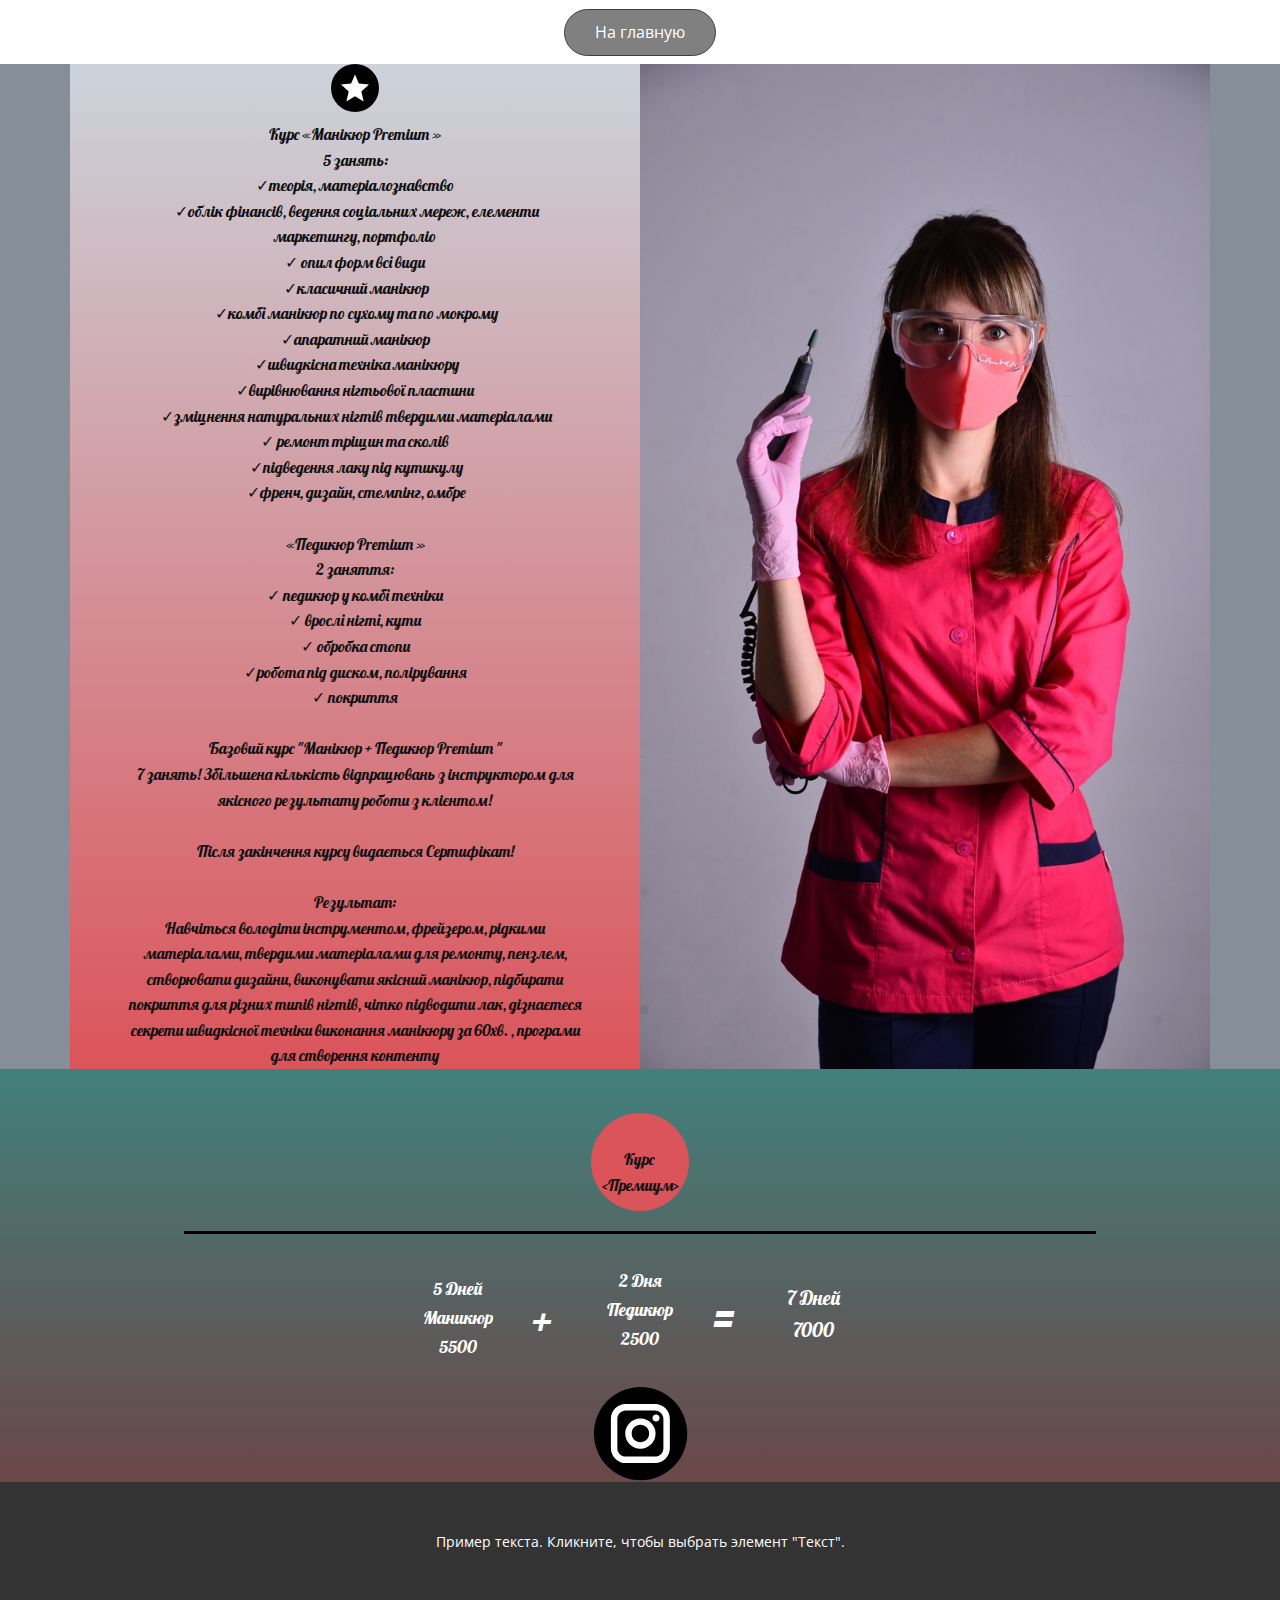
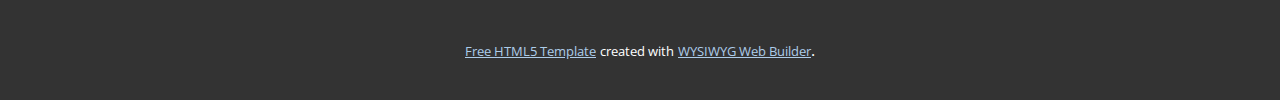
<file: Манікюр-Premium.html>
<!DOCTYPE html>
<html style="font-size: 16px;" lang="ru"><head>
    <meta name="viewport" content="width=device-width, initial-scale=1.0">
    <meta charset="utf-8">
    <meta name="keywords" content="=​, +">
    <meta name="description" content="">
    <title>Манікюр Premium</title>
    <link rel="stylesheet" href="nicepage.css" media="screen">
<link rel="stylesheet" href="Манікюр-Premium.css" media="screen">
    <script class="u-script" type="text/javascript" src="jquery.js" defer=""></script>
    <script class="u-script" type="text/javascript" src="nicepage.js" defer=""></script>
    <meta name="generator" content="Nicepage 5.3.6, nicepage.com">
    <link id="u-theme-google-font" rel="stylesheet" href="https://fonts.googleapis.com/css?family=Roboto:100,100i,300,300i,400,400i,500,500i,700,700i,900,900i|Open+Sans:300,300i,400,400i,500,500i,600,600i,700,700i,800,800i">
    <link id="u-page-google-font" rel="stylesheet" href="https://fonts.googleapis.com/css?family=Lobster:400">
    
    
    
    
    <script type="application/ld+json">{
		"@context": "http://schema.org",
		"@type": "Organization",
		"name": "",
		"logo": "images/ava-manik-insta-32.jpg"
}</script>
    <meta name="theme-color" content="#478ac9">
    <meta property="og:title" content="Манікюр Premium">
    <meta property="og:type" content="website">
  </head>
  <body class="u-body u-xl-mode" data-lang="ru"><header class="u-clearfix u-header u-header" id="sec-082d"><div class="u-clearfix u-sheet u-sheet-1">
        <a href="MarinaMaster.html" class="u-image u-logo u-image-1" data-image-width="800" data-image-height="600" data-animation-name="customAnimationIn" data-animation-duration="2000" data-animation-direction="X" data-animation-delay="1000" title="MarinaMaster">
          <img src="images/ava-manik-insta-32.jpg" class="u-logo-image u-logo-image-1">
        </a>
        <a href="MarinaMaster.html" class="u-active-black u-border-1 u-border-grey-75 u-btn u-btn-round u-button-style u-grey-50 u-hover-black u-radius-50 u-btn-1">На главную</a>
      </div></header>
    <section class="u-clearfix u-palette-5-dark-1 u-section-1" id="sec-cbe5">
      <div class="u-clearfix u-sheet u-sheet-1">
        <div class="u-clearfix u-expanded-width u-gutter-0 u-layout-wrap u-layout-wrap-1">
          <div class="u-layout" style="">
            <div class="u-layout-row" style="">
              <div class="u-align-center u-container-style u-gradient u-layout-cell u-left-cell u-size-30 u-size-xs-60 u-layout-cell-1" src="">
                <div class="u-container-layout u-container-layout-1"><span class="u-black u-icon u-icon-circle u-icon-1"><svg class="u-svg-link" preserveAspectRatio="xMidYMin slice" viewBox="0 0 32 32" style=""><use xmlns:xlink="http://www.w3.org/1999/xlink" xlink:href="#svg-259f"></use></svg><svg class="u-svg-content" viewBox="0 0 32 32" id="svg-259f"><g><path d="M20.388,10.918L32,12.118l-8.735,7.749L25.914,31.4l-9.893-6.088L6.127,31.4l2.695-11.533L0,12.118 l11.547-1.2L16.026,0.6L20.388,10.918z"></path>
</g></svg>
                
                
              </span>
                  <p class="u-custom-font u-font-lobster u-text u-text-default u-text-1"> Курс «Манікюр Premium »<br>5 занять:<br>✓теорія, матеріалознавство<br>&nbsp;✓облік фінансів, ведення соціальних мереж, елементи маркетингу, портфоліо<br>✓&nbsp;опил форм всі види<br>&nbsp;✓класичний манікюр<br>&nbsp;✓комбі манікюр по сухому та по мокрому<br>✓апаратний манікюр<br>&nbsp;✓швидкісна техніка манікюру<br>✓вирівнювання нігтьової пластини<br>&nbsp;✓зміцнення натуральних нігтів твердими матеріалами<br>✓&nbsp;ремонт тріщин та сколів<br>&nbsp;✓підведення лаку під кутикулу<br>&nbsp;✓френч, дизайн, стемпінг, омбре<br>
                    <br>&nbsp;«Педикюр Premium »&nbsp;<br>2 заняття:<br>✓&nbsp;педикюр у комбі техніки<br>✓&nbsp;врослі нігті, кути<br>✓&nbsp;обробка стопи<br>✓робота під диском, полірування<br>✓&nbsp;покриття<br>
                    <br>Базовий курс "Манікюр + Педикюр Premium "<br>7 занять!&nbsp;Збільшена кількість відпрацювань з інструктором для якісного результату роботи з клієнтом!<br>
                    <br>Після закінчення курсу видається Сертифікат!<br>
                    <br>Результат:<br>Навчіться володіти інструментом, фрейзером, рідкими матеріалами, твердими матеріалами для ремонту, пензлем, створювати дизайни, виконувати якісний манікюр, підбирати покриття для різних типів нігтів, чітко підводити лак, дізнаєтеся секрети швидкісної техніки виконання манікюру за 60хв. , програми для створення контенту
                  </p>
                </div>
              </div>
              <div class="u-align-center u-container-style u-image u-layout-cell u-right-cell u-size-30 u-size-xs-60 u-image-1" src="" data-image-width="853" data-image-height="1280">
                <div class="u-container-layout u-valign-middle u-container-layout-2" src=""></div>
              </div>
            </div>
          </div>
        </div>
      </div>
    </section>
    <section class="u-align-center u-clearfix u-gradient u-section-2" id="sec-ab98">
      <div class="u-clearfix u-sheet u-valign-bottom-xs u-sheet-1">
        <div class="u-palette-2-base u-preserve-proportions u-shape u-shape-circle u-shape-1"></div>
        <div class="u-border-3 u-border-black u-expanded-width-sm u-expanded-width-xs u-line u-line-horizontal u-line-1"></div>
        <p class="u-custom-font u-font-lobster u-text u-text-default-lg u-text-default-md u-text-default-xl u-text-white u-text-1">2 Дня<br>Педикюр<br>2500 
        </p>
        <p class="u-custom-font u-font-lobster u-text u-text-white u-text-2">5 Дней<br>Маникюр<br>5500
        </p>
        <p class="u-custom-font u-font-lobster u-text u-text-default u-text-white u-text-3">7 Дней<br>7000
        </p>
        <h1 class="u-custom-font u-font-lobster u-text u-text-default u-text-white u-text-4">= </h1>
        <h1 class="u-custom-font u-font-lobster u-text u-text-default u-text-white u-text-5">+</h1>
        <p class="u-custom-font u-font-lobster u-text u-text-default-xs u-text-6">Курс&nbsp;<br>&lt;Премиум&gt;
        </p>
        <div class="u-social-icons u-spacing-10 u-social-icons-1">
          <a class="u-social-url" title="instagram" target="_blank" href="https://www.instagram.com/marina_manikure/"><span class="u-icon u-social-icon u-social-instagram u-text-black u-icon-1"><svg class="u-svg-link" preserveAspectRatio="xMidYMin slice" viewBox="0 0 112 112" style=""><use xmlns:xlink="http://www.w3.org/1999/xlink" xlink:href="#svg-1432"></use></svg><svg class="u-svg-content" viewBox="0 0 112 112" x="0" y="0" id="svg-1432"><circle fill="currentColor" cx="56.1" cy="56.1" r="55"></circle><path fill="#FFFFFF" d="M55.9,38.2c-9.9,0-17.9,8-17.9,17.9C38,66,46,74,55.9,74c9.9,0,17.9-8,17.9-17.9C73.8,46.2,65.8,38.2,55.9,38.2
z M55.9,66.4c-5.7,0-10.3-4.6-10.3-10.3c-0.1-5.7,4.6-10.3,10.3-10.3c5.7,0,10.3,4.6,10.3,10.3C66.2,61.8,61.6,66.4,55.9,66.4z"></path><path fill="#FFFFFF" d="M74.3,33.5c-2.3,0-4.2,1.9-4.2,4.2s1.9,4.2,4.2,4.2s4.2-1.9,4.2-4.2S76.6,33.5,74.3,33.5z"></path><path fill="#FFFFFF" d="M73.1,21.3H38.6c-9.7,0-17.5,7.9-17.5,17.5v34.5c0,9.7,7.9,17.6,17.5,17.6h34.5c9.7,0,17.5-7.9,17.5-17.5V38.8
C90.6,29.1,82.7,21.3,73.1,21.3z M83,73.3c0,5.5-4.5,9.9-9.9,9.9H38.6c-5.5,0-9.9-4.5-9.9-9.9V38.8c0-5.5,4.5-9.9,9.9-9.9h34.5
c5.5,0,9.9,4.5,9.9,9.9V73.3z"></path></svg></span>
          </a>
        </div>
      </div>
    </section>
    
    
    
    <footer class="u-align-center u-clearfix u-footer u-grey-80 u-footer" id="sec-927b"><div class="u-clearfix u-sheet u-sheet-1">
        <p class="u-small-text u-text u-text-variant u-text-1">Пример текста. Кликните, чтобы выбрать элемент "Текст".</p>
      </div></footer>
    <section class="u-backlink u-clearfix u-grey-80">
      <a class="u-link" href="https://nicepage.com/html5-template" target="_blank">
        <span>Free HTML5 Template</span>
      </a>
      <p class="u-text">
        <span>created with</span>
      </p>
      <a class="u-link" href="" target="_blank">
        <span>WYSIWYG Web Builder</span>
      </a>. 
    </section>
  
</body></html>
</file>
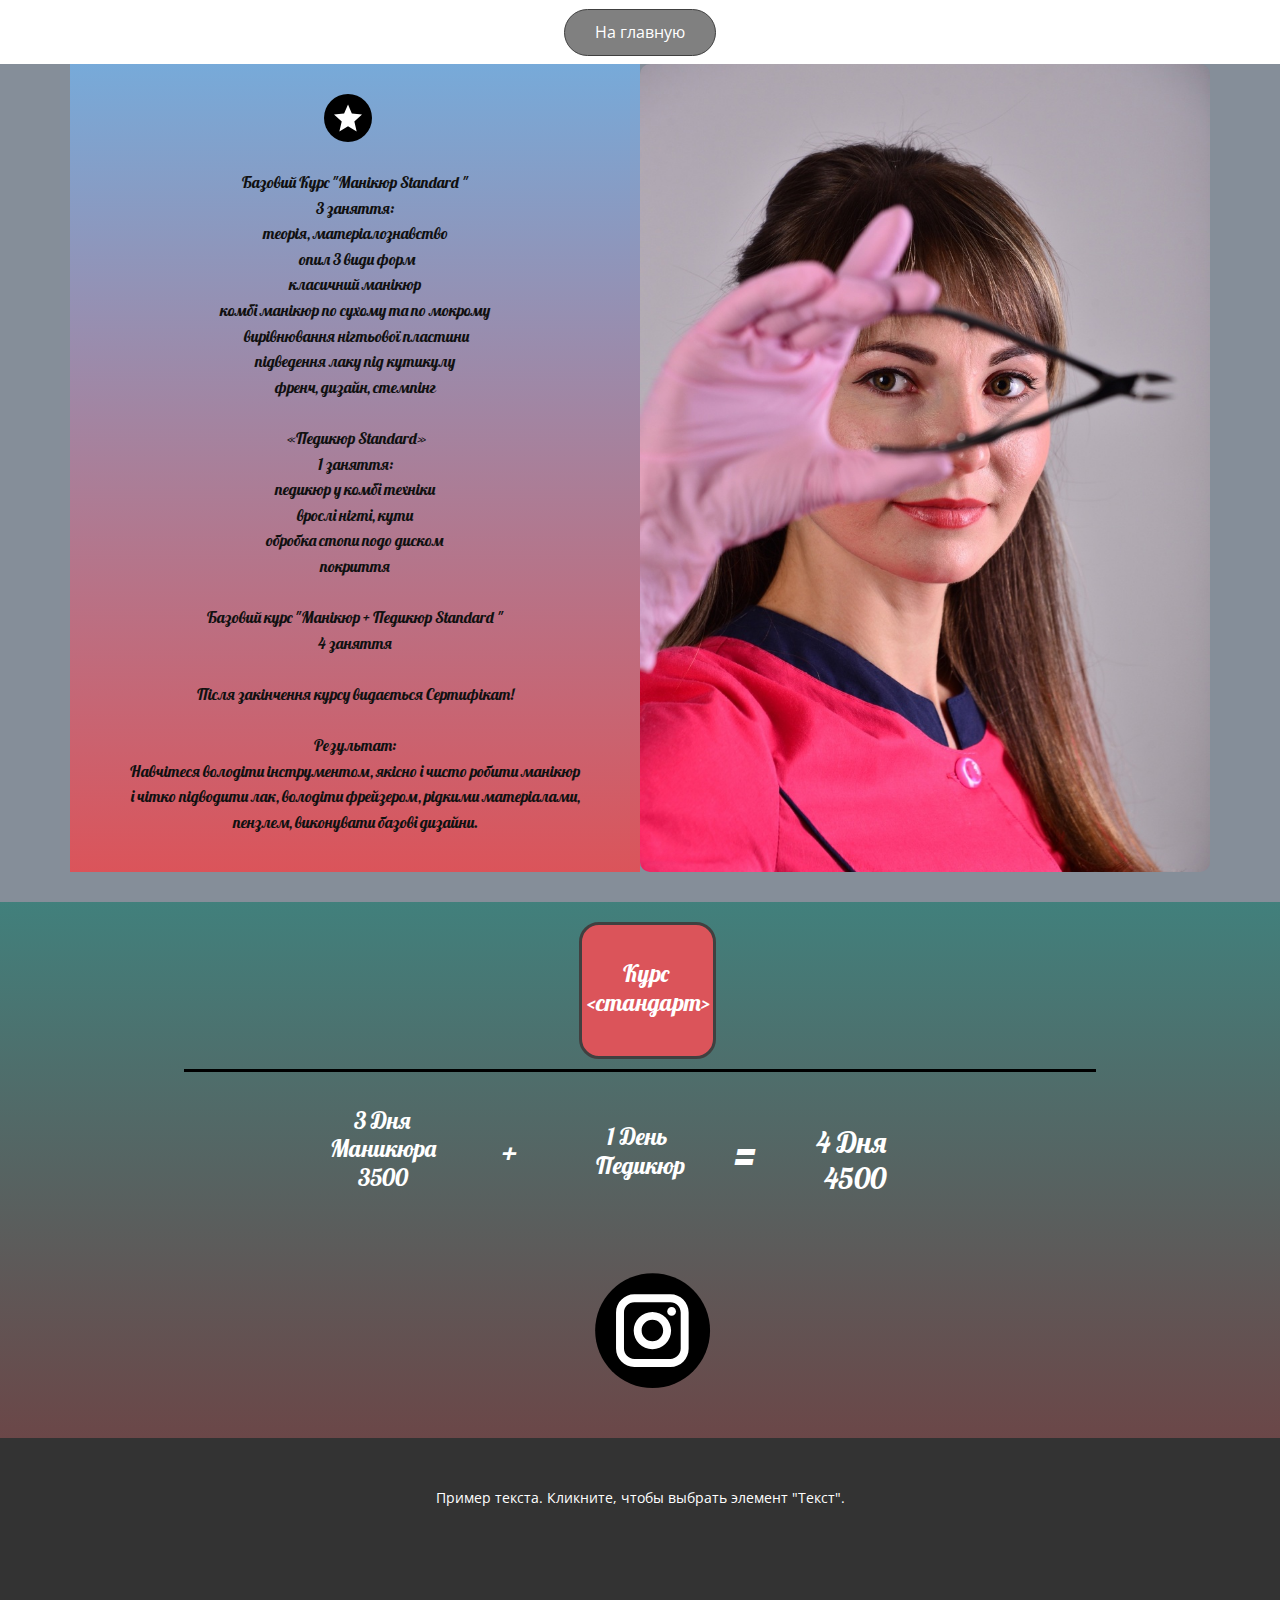
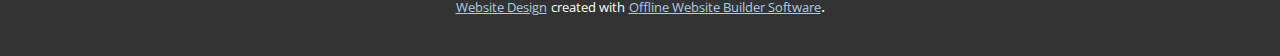
<file: Манікюр-Standard.html>
<!DOCTYPE html>
<html style="font-size: 16px;" lang="ru"><head>
    <meta name="viewport" content="width=device-width, initial-scale=1.0">
    <meta charset="utf-8">
    <meta name="keywords" content="=, +">
    <meta name="description" content="">
    <title>Манікюр Standard</title>
    <link rel="stylesheet" href="nicepage.css" media="screen">
<link rel="stylesheet" href="Манікюр-Standard.css" media="screen">
    <script class="u-script" type="text/javascript" src="jquery.js" defer=""></script>
    <script class="u-script" type="text/javascript" src="nicepage.js" defer=""></script>
    <meta name="generator" content="Nicepage 5.3.6, nicepage.com">
    <link id="u-theme-google-font" rel="stylesheet" href="https://fonts.googleapis.com/css?family=Roboto:100,100i,300,300i,400,400i,500,500i,700,700i,900,900i|Open+Sans:300,300i,400,400i,500,500i,600,600i,700,700i,800,800i">
    <link id="u-page-google-font" rel="stylesheet" href="https://fonts.googleapis.com/css?family=Lobster:400">
    
    
    
    
    <script type="application/ld+json">{
		"@context": "http://schema.org",
		"@type": "Organization",
		"name": "",
		"logo": "images/ava-manik-insta-32.jpg"
}</script>
    <meta name="theme-color" content="#478ac9">
    <meta property="og:title" content="Манікюр Standard">
    <meta property="og:type" content="website">
  </head>
  <body class="u-body u-xl-mode" data-lang="ru"><header class="u-clearfix u-header u-header" id="sec-082d"><div class="u-clearfix u-sheet u-sheet-1">
        <a href="MarinaMaster.html" class="u-image u-logo u-image-1" data-image-width="800" data-image-height="600" data-animation-name="customAnimationIn" data-animation-duration="2000" data-animation-direction="X" data-animation-delay="1000" title="MarinaMaster">
          <img src="images/ava-manik-insta-32.jpg" class="u-logo-image u-logo-image-1">
        </a>
        <a href="MarinaMaster.html" class="u-active-black u-border-1 u-border-grey-75 u-btn u-btn-round u-button-style u-grey-50 u-hover-black u-radius-50 u-btn-1">На главную</a>
      </div></header>
    <section class="u-clearfix u-palette-5-dark-1 u-section-1" id="sec-80fa">
      <div class="u-clearfix u-sheet u-sheet-1">
        <div class="u-clearfix u-expanded-width u-gutter-0 u-layout-wrap u-layout-wrap-1">
          <div class="u-layout" style="">
            <div class="u-layout-row" style="">
              <div class="u-align-center u-container-style u-gradient u-layout-cell u-left-cell u-size-30 u-size-xs-60 u-layout-cell-1" src="">
                <div class="u-container-layout u-container-layout-1"><span class="u-black u-icon u-icon-circle u-text-white u-icon-1"><svg class="u-svg-link" preserveAspectRatio="xMidYMin slice" viewBox="0 0 32 32" style=""><use xmlns:xlink="http://www.w3.org/1999/xlink" xlink:href="#svg-1fd9"></use></svg><svg class="u-svg-content" viewBox="0 0 32 32" id="svg-1fd9"><g><path d="M20.388,10.918L32,12.118l-8.735,7.749L25.914,31.4l-9.893-6.088L6.127,31.4l2.695-11.533L0,12.118 l11.547-1.2L16.026,0.6L20.388,10.918z"></path>
</g></svg>
                
                
              </span>
                  <p class="u-custom-font u-font-lobster u-text u-text-default u-text-1"> Базовий Курс "Манікюр Standard "<br>3 заняття:<br>теорія, матеріалознавство<br>&nbsp;опил 3 види форм<br>класичний манікюр<br>комбі манікюр по сухому та по мокрому<br>&nbsp;вирівнювання нігтьової пластини<br>підведення лаку під кутикулу<br>френч, дизайн, стемпінг<br>
                    <br>&nbsp;«Педикюр Standard»<br>1 заняття:<br>педикюр у комбі техніки<br>врослі нігті, кути<br>обробка стопи подо диском<br>покриття<br>
                    <br>Базовий курс "Манікюр + Педикюр Standard "<br>4 заняття<br>
                    <br>Після закінчення курсу видається Сертифікат!<br>
                    <br>Результат:<br>Навчітеся володіти інструментом, якісно і чисто робити манікюр і чітко підводити лак, володіти фрейзером, рідкими матеріалами, пензлем, виконувати базові дизайни.
                  </p>
                </div>
              </div>
              <div class="u-align-center u-container-style u-image u-image-round u-layout-cell u-radius-10 u-right-cell u-size-30 u-size-xs-60 u-image-1" src="" data-image-width="853" data-image-height="1280">
                <div class="u-container-layout u-valign-middle u-container-layout-2" src=""></div>
              </div>
            </div>
          </div>
        </div>
      </div>
    </section>
    <section class="u-align-center u-clearfix u-gradient u-section-2" id="sec-42c3">
      <div class="u-clearfix u-sheet u-sheet-1">
        <div class="u-border-3 u-border-grey-75 u-palette-2-base u-preserve-proportions u-radius-20 u-shape u-shape-round u-shape-1"></div>
        <h3 class="u-custom-font u-font-lobster u-text u-text-white u-text-1">Курс&nbsp;<br>&lt;стандарт&gt;
        </h3>
        <div class="u-border-3 u-border-black u-line u-line-horizontal u-line-1"></div>
        <h4 class="u-custom-font u-font-lobster u-text u-text-white u-text-2">3 Дня<br>Маникюра<br>3500
        </h4>
        <h4 class="u-custom-font u-font-lobster u-text u-text-white u-text-3">1 День&nbsp;<br>Педикюр
        </h4>
        <h3 class="u-custom-font u-font-lobster u-text u-text-default u-text-white u-text-4">4 Дня&nbsp;<br>4500
        </h3>
        <h1 class="u-custom-font u-font-lobster u-text u-text-body-alt-color u-text-default u-text-5">=</h1>
        <h2 class="u-custom-font u-font-lobster u-text u-text-body-alt-color u-text-6">+</h2>
        <div class="u-social-icons u-spacing-23 u-social-icons-1">
          <a class="u-social-url" title="instagram" target="_blank" href="https://www.instagram.com/marina_manikure/"><span class="u-icon u-social-icon u-social-instagram u-text-black u-icon-1"><svg class="u-svg-link" preserveAspectRatio="xMidYMin slice" viewBox="0 0 112 112" style=""><use xmlns:xlink="http://www.w3.org/1999/xlink" xlink:href="#svg-c1a3"></use></svg><svg class="u-svg-content" viewBox="0 0 112 112" x="0" y="0" id="svg-c1a3"><circle fill="currentColor" cx="56.1" cy="56.1" r="55"></circle><path fill="#FFFFFF" d="M55.9,38.2c-9.9,0-17.9,8-17.9,17.9C38,66,46,74,55.9,74c9.9,0,17.9-8,17.9-17.9C73.8,46.2,65.8,38.2,55.9,38.2
z M55.9,66.4c-5.7,0-10.3-4.6-10.3-10.3c-0.1-5.7,4.6-10.3,10.3-10.3c5.7,0,10.3,4.6,10.3,10.3C66.2,61.8,61.6,66.4,55.9,66.4z"></path><path fill="#FFFFFF" d="M74.3,33.5c-2.3,0-4.2,1.9-4.2,4.2s1.9,4.2,4.2,4.2s4.2-1.9,4.2-4.2S76.6,33.5,74.3,33.5z"></path><path fill="#FFFFFF" d="M73.1,21.3H38.6c-9.7,0-17.5,7.9-17.5,17.5v34.5c0,9.7,7.9,17.6,17.5,17.6h34.5c9.7,0,17.5-7.9,17.5-17.5V38.8
C90.6,29.1,82.7,21.3,73.1,21.3z M83,73.3c0,5.5-4.5,9.9-9.9,9.9H38.6c-5.5,0-9.9-4.5-9.9-9.9V38.8c0-5.5,4.5-9.9,9.9-9.9h34.5
c5.5,0,9.9,4.5,9.9,9.9V73.3z"></path></svg></span>
          </a>
        </div>
      </div>
    </section>
    
    
    
    <footer class="u-align-center u-clearfix u-footer u-grey-80 u-footer" id="sec-927b"><div class="u-clearfix u-sheet u-sheet-1">
        <p class="u-small-text u-text u-text-variant u-text-1">Пример текста. Кликните, чтобы выбрать элемент "Текст".</p>
      </div></footer>
    <section class="u-backlink u-clearfix u-grey-80">
      <a class="u-link" href="https://nicepage.com/website-design" target="_blank">
        <span>Website Design</span>
      </a>
      <p class="u-text">
        <span>created with</span>
      </p>
      <a class="u-link" href="" target="_blank">
        <span>Offline Website Builder Software</span>
      </a>. 
    </section>
  
</body></html>
</file>
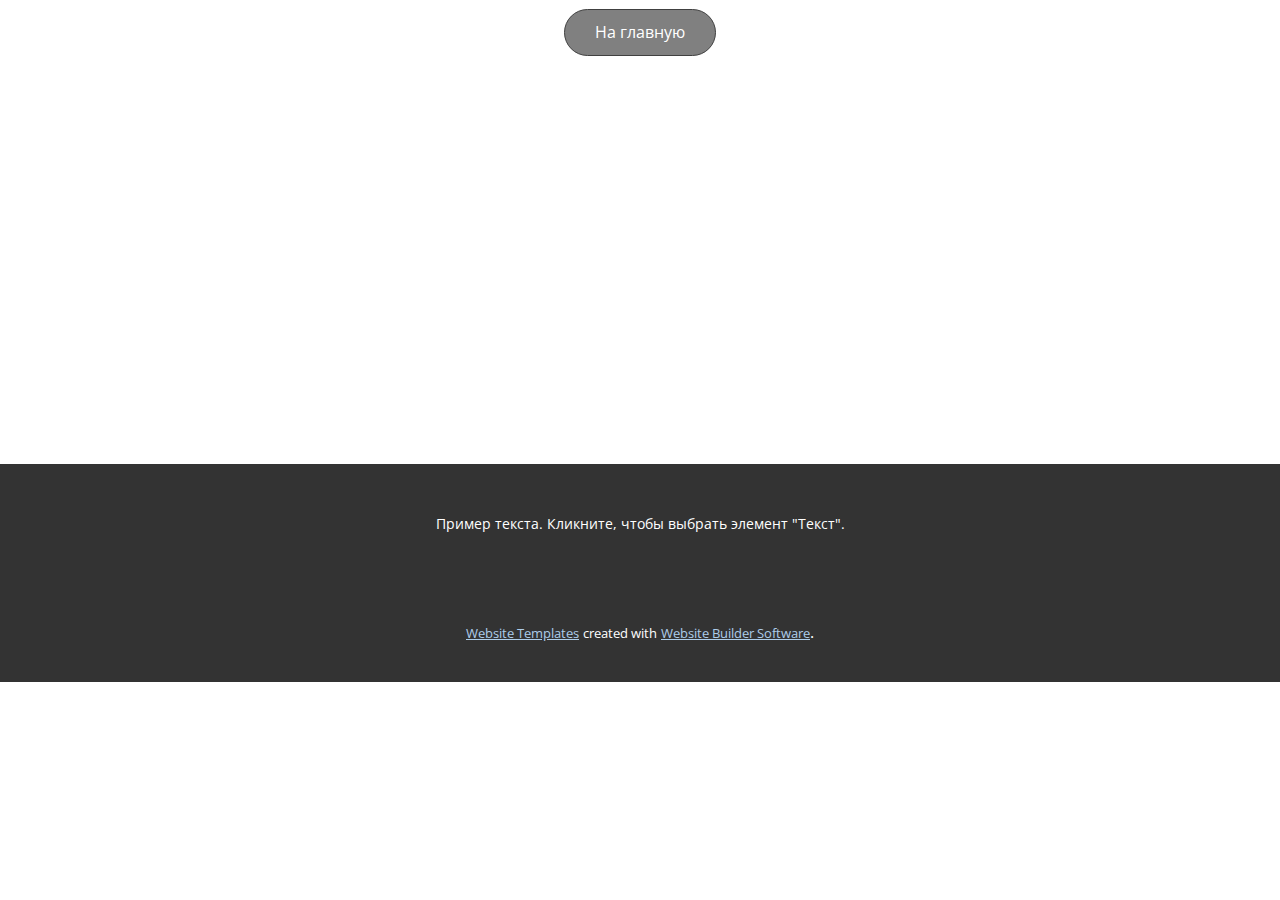
<file: О-нас.html>
<!DOCTYPE html>
<html style="font-size: 16px;" lang="ru"><head>
    <meta name="viewport" content="width=device-width, initial-scale=1.0">
    <meta charset="utf-8">
    <meta name="keywords" content="">
    <meta name="description" content="">
    <title>О нас</title>
    <link rel="stylesheet" href="nicepage.css" media="screen">
<link rel="stylesheet" href="О-нас.css" media="screen">
    <script class="u-script" type="text/javascript" src="jquery.js" defer=""></script>
    <script class="u-script" type="text/javascript" src="nicepage.js" defer=""></script>
    <meta name="generator" content="Nicepage 5.3.6, nicepage.com">
    <link id="u-theme-google-font" rel="stylesheet" href="https://fonts.googleapis.com/css?family=Roboto:100,100i,300,300i,400,400i,500,500i,700,700i,900,900i|Open+Sans:300,300i,400,400i,500,500i,600,600i,700,700i,800,800i">
    
    
    
    <script type="application/ld+json">{
		"@context": "http://schema.org",
		"@type": "Organization",
		"name": "",
		"logo": "images/ava-manik-insta-32.jpg"
}</script>
    <meta name="theme-color" content="#478ac9">
    <meta property="og:title" content="О нас">
    <meta property="og:type" content="website">
  </head>
  <body class="u-body u-xl-mode" data-lang="ru"><header class="u-clearfix u-header u-header" id="sec-082d"><div class="u-clearfix u-sheet u-sheet-1">
        <a href="MarinaMaster.html" class="u-image u-logo u-image-1" data-image-width="800" data-image-height="600" data-animation-name="customAnimationIn" data-animation-duration="2000" data-animation-direction="X" data-animation-delay="1000" title="MarinaMaster">
          <img src="images/ava-manik-insta-32.jpg" class="u-logo-image u-logo-image-1">
        </a>
        <a href="MarinaMaster.html" class="u-active-black u-border-1 u-border-grey-75 u-btn u-btn-round u-button-style u-grey-50 u-hover-black u-radius-50 u-btn-1">На главную</a>
      </div></header>
    <section class="u-clearfix u-section-1" id="sec-31d5">
      <div class="u-clearfix u-sheet u-sheet-1"></div>
    </section>
    
    
    
    <footer class="u-align-center u-clearfix u-footer u-grey-80 u-footer" id="sec-927b"><div class="u-clearfix u-sheet u-sheet-1">
        <p class="u-small-text u-text u-text-variant u-text-1">Пример текста. Кликните, чтобы выбрать элемент "Текст".</p>
      </div></footer>
    <section class="u-backlink u-clearfix u-grey-80">
      <a class="u-link" href="https://nicepage.com/website-templates" target="_blank">
        <span>Website Templates</span>
      </a>
      <p class="u-text">
        <span>created with</span>
      </p>
      <a class="u-link" href="" target="_blank">
        <span>Website Builder Software</span>
      </a>. 
    </section>
  
</body></html>
</file>
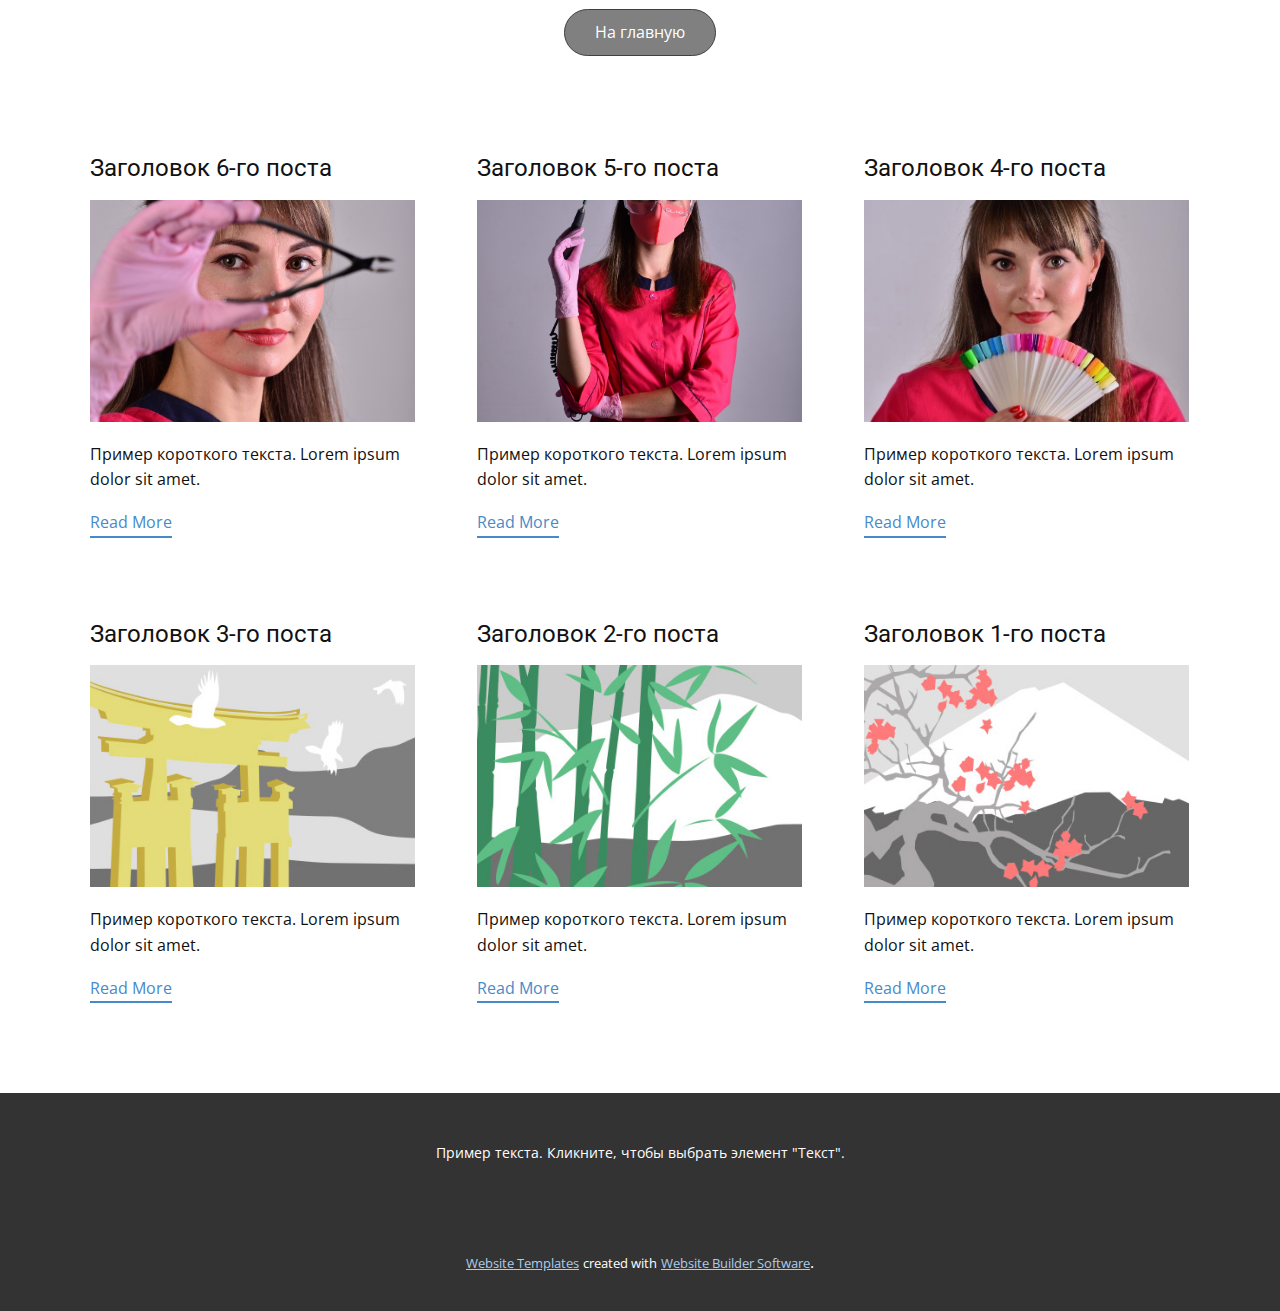
<file: blog/blog.html>
<!DOCTYPE html>
<html style="font-size: 16px;" lang="ru"><head>
    <meta name="viewport" content="width=device-width, initial-scale=1.0">
    <meta charset="utf-8">
    <meta name="keywords" content="">
    <meta name="description" content="">
    <title>Blog Template</title>
    <link rel="stylesheet" href="../nicepage.css" media="screen">
<link rel="stylesheet" href="../Blog-Template.css" media="screen">
    <script class="u-script" type="text/javascript" src="../jquery.js" defer=""></script>
    <script class="u-script" type="text/javascript" src="../nicepage.js" defer=""></script>
    <meta name="generator" content="Nicepage 5.3.6, nicepage.com">
    <link id="u-theme-google-font" rel="stylesheet" href="https://fonts.googleapis.com/css?family=Roboto:100,100i,300,300i,400,400i,500,500i,700,700i,900,900i|Open+Sans:300,300i,400,400i,500,500i,600,600i,700,700i,800,800i">
    
    
    
    <script type="application/ld+json">{
		"@context": "http://schema.org",
		"@type": "Organization",
		"name": "",
		"logo": "images/ava-manik-insta-32.jpg"
}</script>
    <meta name="theme-color" content="#478ac9">
  </head>
  <body class="u-body u-xl-mode" data-lang="ru"><header class="u-clearfix u-header u-header" id="sec-082d"><div class="u-clearfix u-sheet u-sheet-1">
        <a href="../MarinaMaster.html" class="u-image u-logo u-image-1" data-image-width="800" data-image-height="600" data-animation-name="customAnimationIn" data-animation-duration="2000" data-animation-direction="X" data-animation-delay="1000" title="MarinaMaster">
          <img src="../images/ava-manik-insta-32.jpg" class="u-logo-image u-logo-image-1">
        </a>
        <a href="../MarinaMaster.html" class="u-active-black u-border-1 u-border-grey-75 u-btn u-btn-round u-button-style u-grey-50 u-hover-black u-radius-50 u-btn-1">На главную</a>
      </div></header>
    <section class="u-clearfix u-section-1" id="sec-bb77">
      <div class="u-clearfix u-sheet u-valign-middle u-sheet-1"><!--blog--><!--blog_options_json--><!--{"type":"Recent","source":"","tags":"","count":""}--><!--/blog_options_json-->
        <div class="u-blog u-expanded-width u-repeater u-repeater-1"><!--blog_post-->
          <div class="u-blog-post u-container-style u-repeater-item u-white u-repeater-item-1">
            <div class="u-container-layout u-similar-container u-valign-top u-container-layout-1"><!--blog_post_header-->
              <h4 class="u-blog-control u-text u-text-1">
                <a class="u-post-header-link" href="../blog/пост-5.html">Заголовок 6-го поста</a>
              </h4><!--/blog_post_header--><!--blog_post_image-->
              <a class="u-post-header-link" href="../blog/пост-5.html"><img alt="" class="u-blog-control u-expanded-width u-image u-image-default u-image-1" src="../images/gPUUpwqd-ZE_7hJEVxoJCdZNI-ukelsiinx7f7fbl4Ftvxtfz5cgWemMEWWkPmodKReMTJtpRzHU31rVosjc2pqG.jpg"></a><!--/blog_post_image--><!--blog_post_content-->
              <div class="u-blog-control u-post-content u-text u-text-2 fr-view">Пример короткого текста. Lorem ipsum dolor sit amet.</div><!--/blog_post_content--><!--blog_post_readmore-->
              <a href="../blog/пост-5.html" class="u-blog-control u-border-2 u-border-palette-1-base u-btn u-btn-rectangle u-button-style u-none u-btn-1"><!--blog_post_readmore_content--><!--options_json--><!--{"content":"Read More","defaultValue":"Читать дальше"}--><!--/options_json-->Read More<!--/blog_post_readmore_content--></a><!--/blog_post_readmore-->
            </div>
          </div><div class="u-blog-post u-container-style u-repeater-item u-video-cover u-white">
            <div class="u-container-layout u-similar-container u-valign-top u-container-layout-2"><!--blog_post_header-->
              <h4 class="u-blog-control u-text u-text-3">
                <a class="u-post-header-link" href="../blog/пост-4.html">Заголовок 5-го поста</a>
              </h4><!--/blog_post_header--><!--blog_post_image-->
              <a class="u-post-header-link" href="../blog/пост-4.html"><img alt="" class="u-blog-control u-expanded-width u-image u-image-default u-image-2" src="../images/EC0u0KQRHIeEhGuD_iCNarz1ZAaAlQXWzyrtFbksybTYAFuNpeAvSHqZ2i_dARyYLDiB7WiihBGaPgK8VTOiQvMA.jpg"></a><!--/blog_post_image--><!--blog_post_content-->
              <div class="u-blog-control u-post-content u-text u-text-4 fr-view">Пример короткого текста. Lorem ipsum dolor sit amet.</div><!--/blog_post_content--><!--blog_post_readmore-->
              <a href="../blog/пост-4.html" class="u-blog-control u-border-2 u-border-palette-1-base u-btn u-btn-rectangle u-button-style u-none u-btn-2"><!--blog_post_readmore_content--><!--options_json--><!--{"content":"Read More","defaultValue":"Читать дальше"}--><!--/options_json-->Read More<!--/blog_post_readmore_content--></a><!--/blog_post_readmore-->
            </div>
          </div><div class="u-blog-post u-container-style u-repeater-item u-video-cover u-white">
            <div class="u-container-layout u-similar-container u-valign-top u-container-layout-3"><!--blog_post_header-->
              <h4 class="u-blog-control u-text u-text-5">
                <a class="u-post-header-link" href="../blog/пост-3.html">Заголовок 4-го поста</a>
              </h4><!--/blog_post_header--><!--blog_post_image-->
              <a class="u-post-header-link" href="../blog/пост-3.html"><img alt="" class="u-blog-control u-expanded-width u-image u-image-default u-image-3" src="../images/abU4mweUmjCQpPrWWuud04ZlHGA5zijVHPna-WjoeWjRuX9iO_Mx5Hv3G1TwQcxEn9CRA8ev54jHq7ooKhSeXfxa.jpg"></a><!--/blog_post_image--><!--blog_post_content-->
              <div class="u-blog-control u-post-content u-text u-text-6 fr-view">Пример короткого текста. Lorem ipsum dolor sit amet.</div><!--/blog_post_content--><!--blog_post_readmore-->
              <a href="../blog/пост-3.html" class="u-blog-control u-border-2 u-border-palette-1-base u-btn u-btn-rectangle u-button-style u-none u-btn-3"><!--blog_post_readmore_content--><!--options_json--><!--{"content":"Read More","defaultValue":"Читать дальше"}--><!--/options_json-->Read More<!--/blog_post_readmore_content--></a><!--/blog_post_readmore-->
            </div>
          </div><div class="u-blog-post u-container-style u-repeater-item u-white u-repeater-item-1">
            <div class="u-container-layout u-similar-container u-valign-top u-container-layout-1"><!--blog_post_header-->
              <h4 class="u-blog-control u-text u-text-1">
                <a class="u-post-header-link" href="../blog/пост-2.html">Заголовок 3-го поста</a>
              </h4><!--/blog_post_header--><!--blog_post_image-->
              <a class="u-post-header-link" href="../blog/пост-2.html"><img alt="" class="u-blog-control u-expanded-width u-image u-image-default u-image-1" src="../images/8ad73f3c.jpeg"></a><!--/blog_post_image--><!--blog_post_content-->
              <div class="u-blog-control u-post-content u-text u-text-2 fr-view">Пример короткого текста. Lorem ipsum dolor sit amet.</div><!--/blog_post_content--><!--blog_post_readmore-->
              <a href="../blog/пост-2.html" class="u-blog-control u-border-2 u-border-palette-1-base u-btn u-btn-rectangle u-button-style u-none u-btn-1"><!--blog_post_readmore_content--><!--options_json--><!--{"content":"Read More","defaultValue":"Читать дальше"}--><!--/options_json-->Read More<!--/blog_post_readmore_content--></a><!--/blog_post_readmore-->
            </div>
          </div><div class="u-blog-post u-container-style u-repeater-item u-video-cover u-white">
            <div class="u-container-layout u-similar-container u-valign-top u-container-layout-2"><!--blog_post_header-->
              <h4 class="u-blog-control u-text u-text-3">
                <a class="u-post-header-link" href="../blog/пост-1.html">Заголовок 2-го поста</a>
              </h4><!--/blog_post_header--><!--blog_post_image-->
              <a class="u-post-header-link" href="../blog/пост-1.html"><img alt="" class="u-blog-control u-expanded-width u-image u-image-default u-image-2" src="../images/68f64b9d.jpeg"></a><!--/blog_post_image--><!--blog_post_content-->
              <div class="u-blog-control u-post-content u-text u-text-4 fr-view">Пример короткого текста. Lorem ipsum dolor sit amet.</div><!--/blog_post_content--><!--blog_post_readmore-->
              <a href="../blog/пост-1.html" class="u-blog-control u-border-2 u-border-palette-1-base u-btn u-btn-rectangle u-button-style u-none u-btn-2"><!--blog_post_readmore_content--><!--options_json--><!--{"content":"Read More","defaultValue":"Читать дальше"}--><!--/options_json-->Read More<!--/blog_post_readmore_content--></a><!--/blog_post_readmore-->
            </div>
          </div><div class="u-blog-post u-container-style u-repeater-item u-video-cover u-white">
            <div class="u-container-layout u-similar-container u-valign-top u-container-layout-3"><!--blog_post_header-->
              <h4 class="u-blog-control u-text u-text-5">
                <a class="u-post-header-link" href="../blog/пост.html">Заголовок 1-го поста</a>
              </h4><!--/blog_post_header--><!--blog_post_image-->
              <a class="u-post-header-link" href="../blog/пост.html"><img alt="" class="u-blog-control u-expanded-width u-image u-image-default u-image-3" src="../images/0fd3416c.jpeg"></a><!--/blog_post_image--><!--blog_post_content-->
              <div class="u-blog-control u-post-content u-text u-text-6 fr-view">Пример короткого текста. Lorem ipsum dolor sit amet.</div><!--/blog_post_content--><!--blog_post_readmore-->
              <a href="../blog/пост.html" class="u-blog-control u-border-2 u-border-palette-1-base u-btn u-btn-rectangle u-button-style u-none u-btn-3"><!--blog_post_readmore_content--><!--options_json--><!--{"content":"Read More","defaultValue":"Читать дальше"}--><!--/options_json-->Read More<!--/blog_post_readmore_content--></a><!--/blog_post_readmore-->
            </div>
          </div><!--/blog_post--><!--blog_post-->
          <!--/blog_post--><!--blog_post-->
          <!--/blog_post-->
        </div><!--/blog-->
      </div>
    </section>
    
    
    
    <footer class="u-align-center u-clearfix u-footer u-grey-80 u-footer" id="sec-927b"><div class="u-clearfix u-sheet u-sheet-1">
        <p class="u-small-text u-text u-text-variant u-text-1">Пример текста. Кликните, чтобы выбрать элемент "Текст".</p>
      </div></footer>
    <section class="u-backlink u-clearfix u-grey-80">
      <a class="u-link" href="https://nicepage.com/website-templates" target="_blank">
        <span>Website Templates</span>
      </a>
      <p class="u-text">
        <span>created with</span>
      </p>
      <a class="u-link" href="" target="_blank">
        <span>Website Builder Software</span>
      </a>. 
    </section>
  
</body></html>
</file>
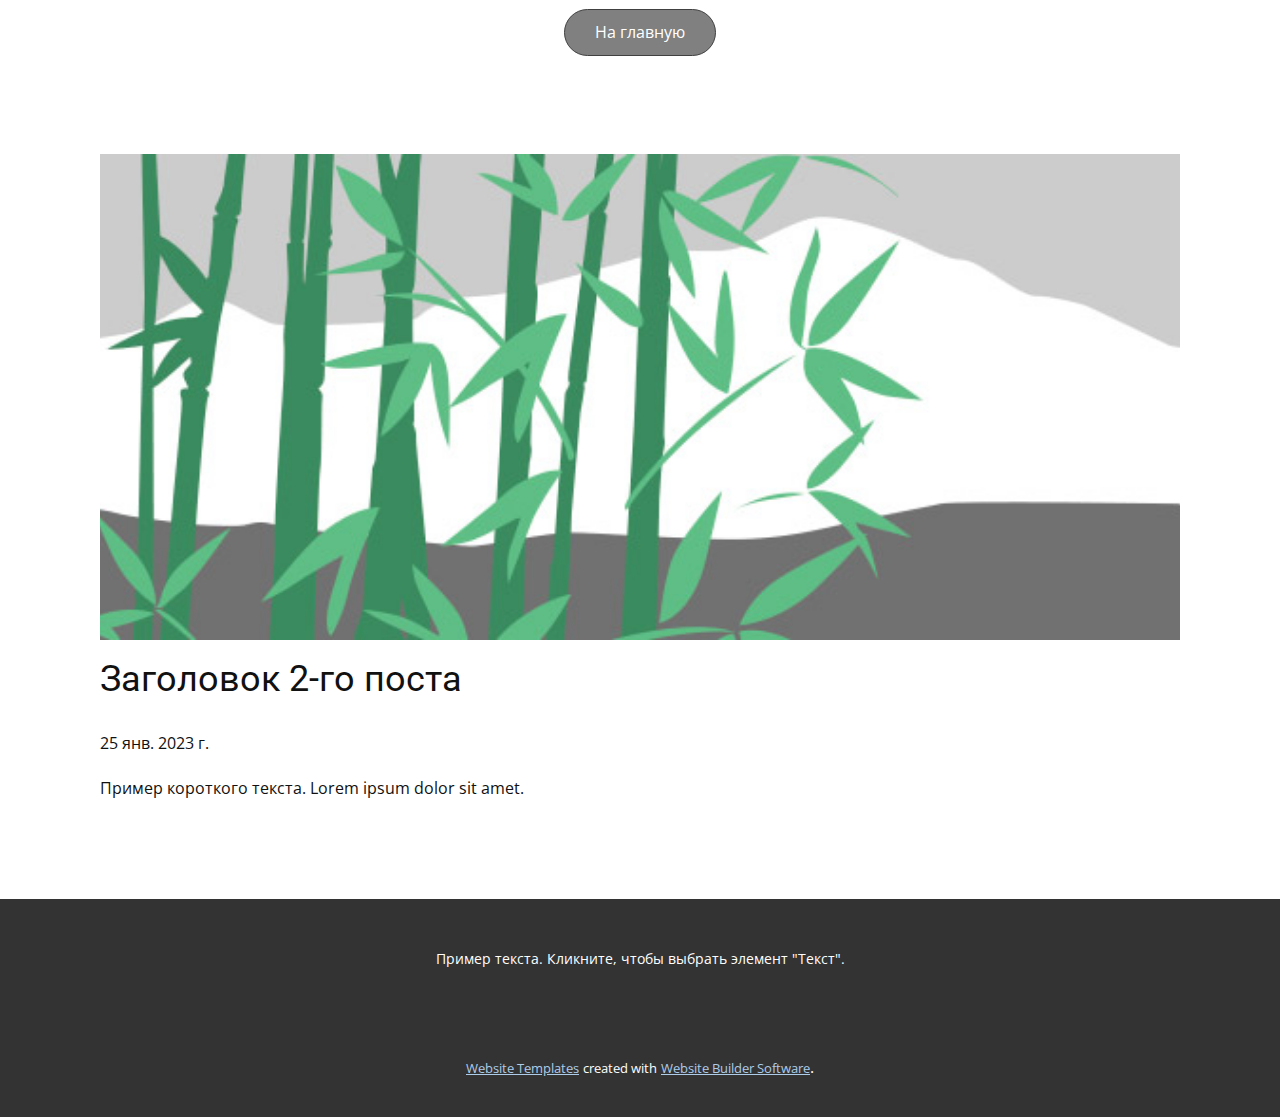
<file: blog/пост-1.html>
<!DOCTYPE html>
<html style="font-size: 16px;" lang="ru"><head>
    <meta name="viewport" content="width=device-width, initial-scale=1.0">
    <meta charset="utf-8">
    <meta name="keywords" content="Заголовок 1-го поста">
    <meta name="description" content="">
    <title>Заголовок 2-го поста</title>
    <link rel="stylesheet" href="../nicepage.css" media="screen">
<link rel="stylesheet" href="../Post-Template.css" media="screen">
    <script class="u-script" type="text/javascript" src="../jquery.js" defer=""></script>
    <script class="u-script" type="text/javascript" src="../nicepage.js" defer=""></script>
    <meta name="generator" content="Nicepage 5.3.6, nicepage.com">
    <link id="u-theme-google-font" rel="stylesheet" href="https://fonts.googleapis.com/css?family=Roboto:100,100i,300,300i,400,400i,500,500i,700,700i,900,900i|Open+Sans:300,300i,400,400i,500,500i,600,600i,700,700i,800,800i">
    
    
    
    <script type="application/ld+json">{
		"@context": "http://schema.org",
		"@type": "Organization",
		"name": "",
		"logo": "images/ava-manik-insta-32.jpg"
}</script>
    <meta name="theme-color" content="#478ac9">
  </head>
  <body class="u-body u-xl-mode" data-lang="ru"><header class="u-clearfix u-header u-header" id="sec-082d"><div class="u-clearfix u-sheet u-sheet-1">
        <a href="../MarinaMaster.html" class="u-image u-logo u-image-1" data-image-width="800" data-image-height="600" data-animation-name="customAnimationIn" data-animation-duration="2000" data-animation-direction="X" data-animation-delay="1000" title="MarinaMaster">
          <img src="../images/ava-manik-insta-32.jpg" class="u-logo-image u-logo-image-1">
        </a>
        <a href="../MarinaMaster.html" class="u-active-black u-border-1 u-border-grey-75 u-btn u-btn-round u-button-style u-grey-50 u-hover-black u-radius-50 u-btn-1">На главную</a>
      </div></header>
    <section class="u-align-center u-clearfix u-section-1" id="sec-20b4">
      <div class="u-clearfix u-sheet u-valign-middle-md u-valign-middle-sm u-valign-middle-xs u-sheet-1"><!--post_details--><!--post_details_options_json--><!--{"source":""}--><!--/post_details_options_json--><!--blog_post-->
        <div class="u-container-style u-expanded-width u-post-details u-post-details-1">
          <div class="u-container-layout u-valign-middle u-container-layout-1"><!--blog_post_image-->
            <img alt="" class="u-blog-control u-expanded-width u-image u-image-default u-image-1" src="../images/68f64b9d.jpeg"><!--/blog_post_image--><!--blog_post_header-->
            <h2 class="u-blog-control u-text u-text-1">Заголовок 2-го поста</h2><!--/blog_post_header--><!--blog_post_metadata-->
            <div class="u-blog-control u-metadata u-metadata-1"><!--blog_post_metadata_date-->
              <span class="u-meta-date u-meta-icon">25 янв. 2023 г.</span><!--/blog_post_metadata_date--><!--blog_post_metadata_category-->
              <!--/blog_post_metadata_category--><!--blog_post_metadata_comments-->
              <!--/blog_post_metadata_comments-->
            </div><!--/blog_post_metadata--><!--blog_post_content-->
            <div class="u-align-justify u-blog-control u-post-content u-text u-text-2 fr-view">
  Пример короткого текста. Lorem ipsum dolor sit amet.
  </div><!--/blog_post_content-->
          </div>
        </div><!--/blog_post--><!--/post_details-->
      </div>
    </section>
    
    
    
    <footer class="u-align-center u-clearfix u-footer u-grey-80 u-footer" id="sec-927b"><div class="u-clearfix u-sheet u-sheet-1">
        <p class="u-small-text u-text u-text-variant u-text-1">Пример текста. Кликните, чтобы выбрать элемент "Текст".</p>
      </div></footer>
    <section class="u-backlink u-clearfix u-grey-80">
      <a class="u-link" href="https://nicepage.com/website-templates" target="_blank">
        <span>Website Templates</span>
      </a>
      <p class="u-text">
        <span>created with</span>
      </p>
      <a class="u-link" href="" target="_blank">
        <span>Website Builder Software</span>
      </a>. 
    </section>
  
</body></html>
</file>
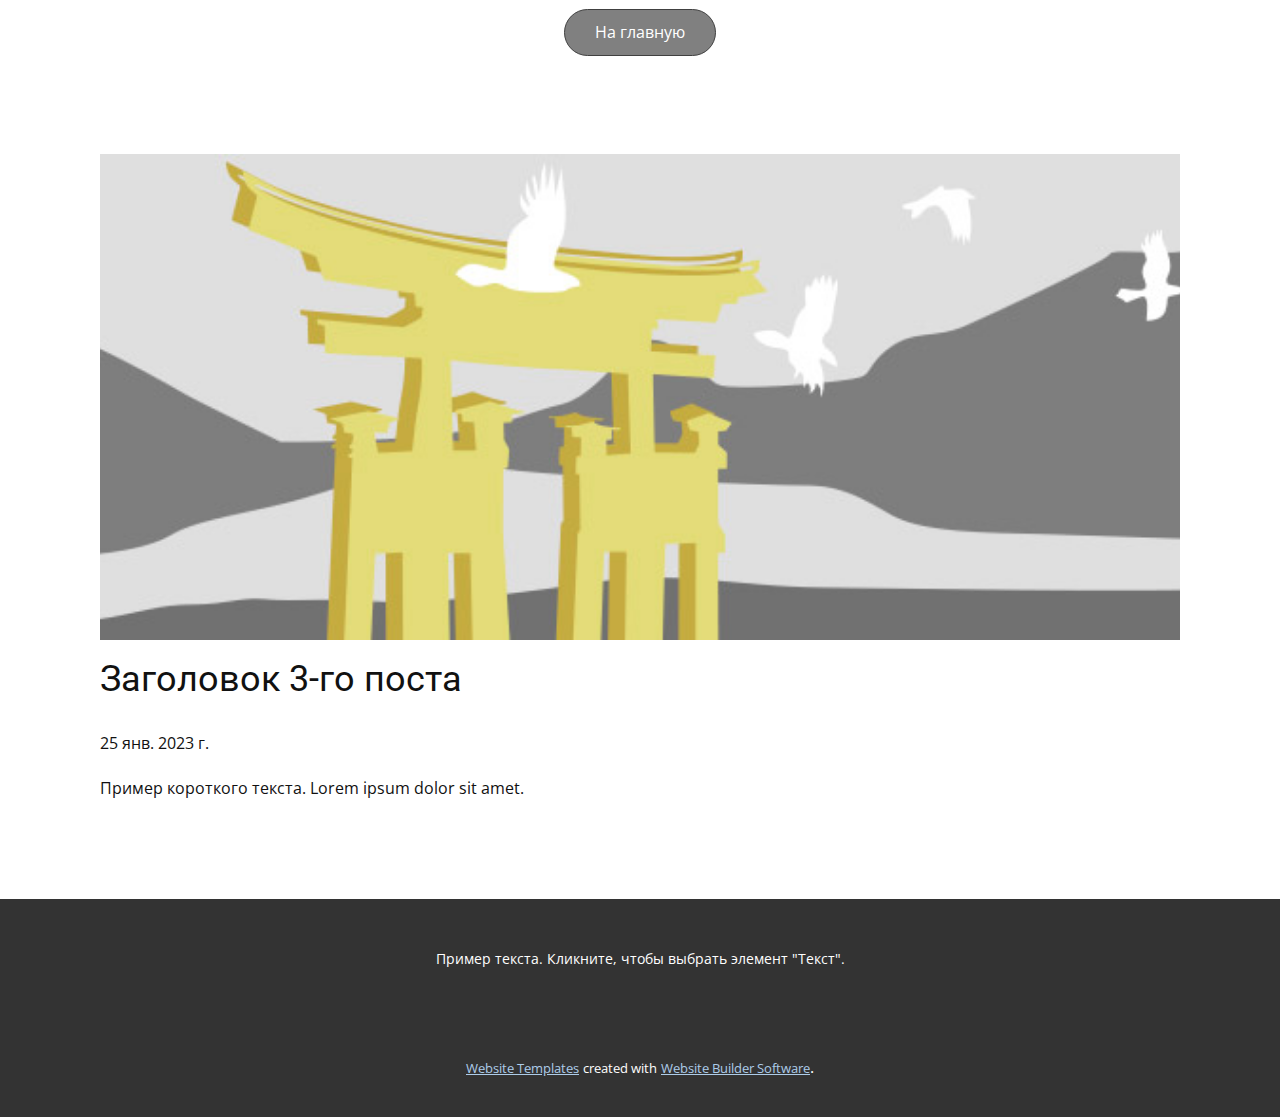
<file: blog/пост-2.html>
<!DOCTYPE html>
<html style="font-size: 16px;" lang="ru"><head>
    <meta name="viewport" content="width=device-width, initial-scale=1.0">
    <meta charset="utf-8">
    <meta name="keywords" content="Заголовок 1-го поста">
    <meta name="description" content="">
    <title>Заголовок 3-го поста</title>
    <link rel="stylesheet" href="../nicepage.css" media="screen">
<link rel="stylesheet" href="../Post-Template.css" media="screen">
    <script class="u-script" type="text/javascript" src="../jquery.js" defer=""></script>
    <script class="u-script" type="text/javascript" src="../nicepage.js" defer=""></script>
    <meta name="generator" content="Nicepage 5.3.6, nicepage.com">
    <link id="u-theme-google-font" rel="stylesheet" href="https://fonts.googleapis.com/css?family=Roboto:100,100i,300,300i,400,400i,500,500i,700,700i,900,900i|Open+Sans:300,300i,400,400i,500,500i,600,600i,700,700i,800,800i">
    
    
    
    <script type="application/ld+json">{
		"@context": "http://schema.org",
		"@type": "Organization",
		"name": "",
		"logo": "images/ava-manik-insta-32.jpg"
}</script>
    <meta name="theme-color" content="#478ac9">
  </head>
  <body class="u-body u-xl-mode" data-lang="ru"><header class="u-clearfix u-header u-header" id="sec-082d"><div class="u-clearfix u-sheet u-sheet-1">
        <a href="../MarinaMaster.html" class="u-image u-logo u-image-1" data-image-width="800" data-image-height="600" data-animation-name="customAnimationIn" data-animation-duration="2000" data-animation-direction="X" data-animation-delay="1000" title="MarinaMaster">
          <img src="../images/ava-manik-insta-32.jpg" class="u-logo-image u-logo-image-1">
        </a>
        <a href="../MarinaMaster.html" class="u-active-black u-border-1 u-border-grey-75 u-btn u-btn-round u-button-style u-grey-50 u-hover-black u-radius-50 u-btn-1">На главную</a>
      </div></header>
    <section class="u-align-center u-clearfix u-section-1" id="sec-20b4">
      <div class="u-clearfix u-sheet u-valign-middle-md u-valign-middle-sm u-valign-middle-xs u-sheet-1"><!--post_details--><!--post_details_options_json--><!--{"source":""}--><!--/post_details_options_json--><!--blog_post-->
        <div class="u-container-style u-expanded-width u-post-details u-post-details-1">
          <div class="u-container-layout u-valign-middle u-container-layout-1"><!--blog_post_image-->
            <img alt="" class="u-blog-control u-expanded-width u-image u-image-default u-image-1" src="../images/8ad73f3c.jpeg"><!--/blog_post_image--><!--blog_post_header-->
            <h2 class="u-blog-control u-text u-text-1">Заголовок 3-го поста</h2><!--/blog_post_header--><!--blog_post_metadata-->
            <div class="u-blog-control u-metadata u-metadata-1"><!--blog_post_metadata_date-->
              <span class="u-meta-date u-meta-icon">25 янв. 2023 г.</span><!--/blog_post_metadata_date--><!--blog_post_metadata_category-->
              <!--/blog_post_metadata_category--><!--blog_post_metadata_comments-->
              <!--/blog_post_metadata_comments-->
            </div><!--/blog_post_metadata--><!--blog_post_content-->
            <div class="u-align-justify u-blog-control u-post-content u-text u-text-2 fr-view">
  Пример короткого текста. Lorem ipsum dolor sit amet.
  </div><!--/blog_post_content-->
          </div>
        </div><!--/blog_post--><!--/post_details-->
      </div>
    </section>
    
    
    
    <footer class="u-align-center u-clearfix u-footer u-grey-80 u-footer" id="sec-927b"><div class="u-clearfix u-sheet u-sheet-1">
        <p class="u-small-text u-text u-text-variant u-text-1">Пример текста. Кликните, чтобы выбрать элемент "Текст".</p>
      </div></footer>
    <section class="u-backlink u-clearfix u-grey-80">
      <a class="u-link" href="https://nicepage.com/website-templates" target="_blank">
        <span>Website Templates</span>
      </a>
      <p class="u-text">
        <span>created with</span>
      </p>
      <a class="u-link" href="" target="_blank">
        <span>Website Builder Software</span>
      </a>. 
    </section>
  
</body></html>
</file>
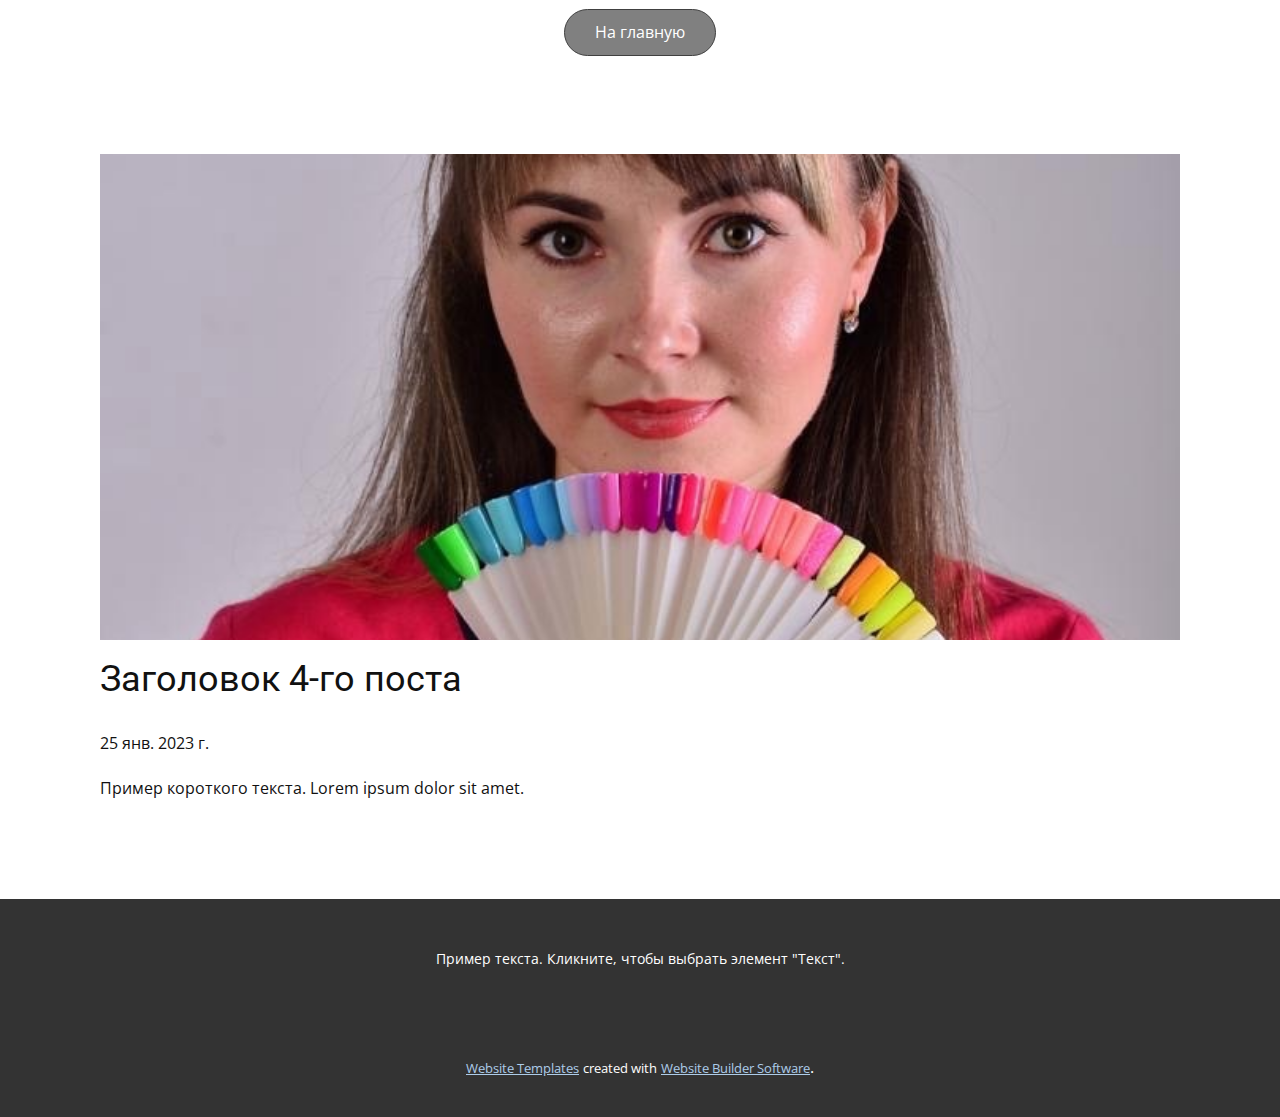
<file: blog/пост-3.html>
<!DOCTYPE html>
<html style="font-size: 16px;" lang="ru"><head>
    <meta name="viewport" content="width=device-width, initial-scale=1.0">
    <meta charset="utf-8">
    <meta name="keywords" content="Заголовок 1-го поста">
    <meta name="description" content="">
    <title>Заголовок 4-го поста</title>
    <link rel="stylesheet" href="../nicepage.css" media="screen">
<link rel="stylesheet" href="../Post-Template.css" media="screen">
    <script class="u-script" type="text/javascript" src="../jquery.js" defer=""></script>
    <script class="u-script" type="text/javascript" src="../nicepage.js" defer=""></script>
    <meta name="generator" content="Nicepage 5.3.6, nicepage.com">
    <link id="u-theme-google-font" rel="stylesheet" href="https://fonts.googleapis.com/css?family=Roboto:100,100i,300,300i,400,400i,500,500i,700,700i,900,900i|Open+Sans:300,300i,400,400i,500,500i,600,600i,700,700i,800,800i">
    
    
    
    <script type="application/ld+json">{
		"@context": "http://schema.org",
		"@type": "Organization",
		"name": "",
		"logo": "images/ava-manik-insta-32.jpg"
}</script>
    <meta name="theme-color" content="#478ac9">
  </head>
  <body class="u-body u-xl-mode" data-lang="ru"><header class="u-clearfix u-header u-header" id="sec-082d"><div class="u-clearfix u-sheet u-sheet-1">
        <a href="../MarinaMaster.html" class="u-image u-logo u-image-1" data-image-width="800" data-image-height="600" data-animation-name="customAnimationIn" data-animation-duration="2000" data-animation-direction="X" data-animation-delay="1000" title="MarinaMaster">
          <img src="../images/ava-manik-insta-32.jpg" class="u-logo-image u-logo-image-1">
        </a>
        <a href="../MarinaMaster.html" class="u-active-black u-border-1 u-border-grey-75 u-btn u-btn-round u-button-style u-grey-50 u-hover-black u-radius-50 u-btn-1">На главную</a>
      </div></header>
    <section class="u-align-center u-clearfix u-section-1" id="sec-20b4">
      <div class="u-clearfix u-sheet u-valign-middle-md u-valign-middle-sm u-valign-middle-xs u-sheet-1"><!--post_details--><!--post_details_options_json--><!--{"source":""}--><!--/post_details_options_json--><!--blog_post-->
        <div class="u-container-style u-expanded-width u-post-details u-post-details-1">
          <div class="u-container-layout u-valign-middle u-container-layout-1"><!--blog_post_image-->
            <img alt="" class="u-blog-control u-expanded-width u-image u-image-default u-image-1" src="../images/abU4mweUmjCQpPrWWuud04ZlHGA5zijVHPna-WjoeWjRuX9iO_Mx5Hv3G1TwQcxEn9CRA8ev54jHq7ooKhSeXfxa.jpg"><!--/blog_post_image--><!--blog_post_header-->
            <h2 class="u-blog-control u-text u-text-1">Заголовок 4-го поста</h2><!--/blog_post_header--><!--blog_post_metadata-->
            <div class="u-blog-control u-metadata u-metadata-1"><!--blog_post_metadata_date-->
              <span class="u-meta-date u-meta-icon">25 янв. 2023 г.</span><!--/blog_post_metadata_date--><!--blog_post_metadata_category-->
              <!--/blog_post_metadata_category--><!--blog_post_metadata_comments-->
              <!--/blog_post_metadata_comments-->
            </div><!--/blog_post_metadata--><!--blog_post_content-->
            <div class="u-align-justify u-blog-control u-post-content u-text u-text-2 fr-view">
  Пример короткого текста. Lorem ipsum dolor sit amet.
  </div><!--/blog_post_content-->
          </div>
        </div><!--/blog_post--><!--/post_details-->
      </div>
    </section>
    
    
    
    <footer class="u-align-center u-clearfix u-footer u-grey-80 u-footer" id="sec-927b"><div class="u-clearfix u-sheet u-sheet-1">
        <p class="u-small-text u-text u-text-variant u-text-1">Пример текста. Кликните, чтобы выбрать элемент "Текст".</p>
      </div></footer>
    <section class="u-backlink u-clearfix u-grey-80">
      <a class="u-link" href="https://nicepage.com/website-templates" target="_blank">
        <span>Website Templates</span>
      </a>
      <p class="u-text">
        <span>created with</span>
      </p>
      <a class="u-link" href="" target="_blank">
        <span>Website Builder Software</span>
      </a>. 
    </section>
  
</body></html>
</file>
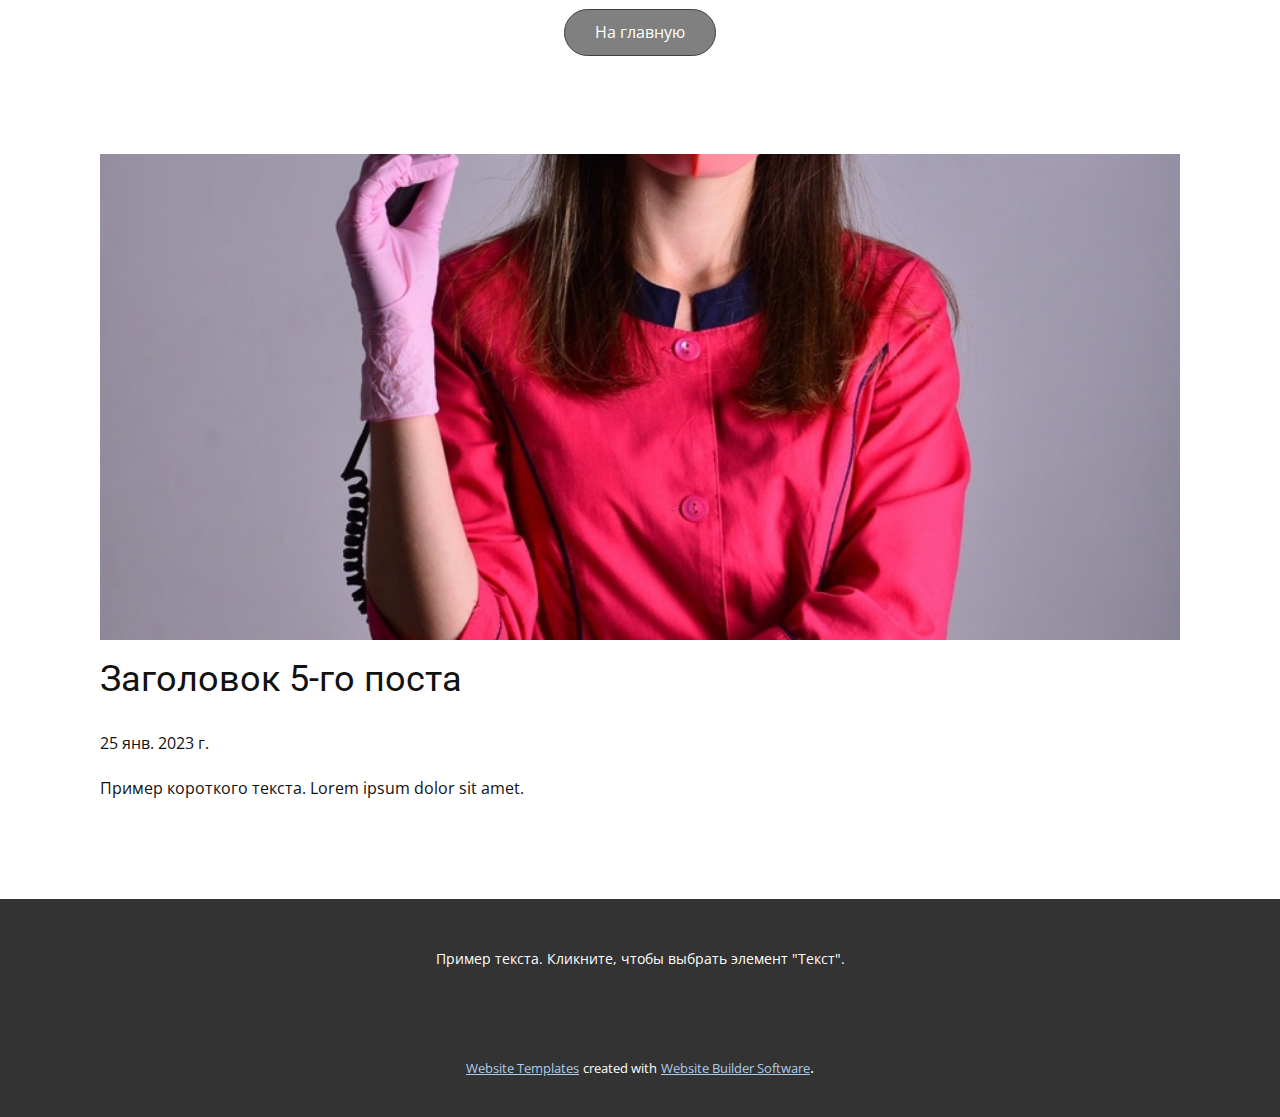
<file: blog/пост-4.html>
<!DOCTYPE html>
<html style="font-size: 16px;" lang="ru"><head>
    <meta name="viewport" content="width=device-width, initial-scale=1.0">
    <meta charset="utf-8">
    <meta name="keywords" content="Заголовок 1-го поста">
    <meta name="description" content="">
    <title>Заголовок 5-го поста</title>
    <link rel="stylesheet" href="../nicepage.css" media="screen">
<link rel="stylesheet" href="../Post-Template.css" media="screen">
    <script class="u-script" type="text/javascript" src="../jquery.js" defer=""></script>
    <script class="u-script" type="text/javascript" src="../nicepage.js" defer=""></script>
    <meta name="generator" content="Nicepage 5.3.6, nicepage.com">
    <link id="u-theme-google-font" rel="stylesheet" href="https://fonts.googleapis.com/css?family=Roboto:100,100i,300,300i,400,400i,500,500i,700,700i,900,900i|Open+Sans:300,300i,400,400i,500,500i,600,600i,700,700i,800,800i">
    
    
    
    <script type="application/ld+json">{
		"@context": "http://schema.org",
		"@type": "Organization",
		"name": "",
		"logo": "images/ava-manik-insta-32.jpg"
}</script>
    <meta name="theme-color" content="#478ac9">
  </head>
  <body class="u-body u-xl-mode" data-lang="ru"><header class="u-clearfix u-header u-header" id="sec-082d"><div class="u-clearfix u-sheet u-sheet-1">
        <a href="../MarinaMaster.html" class="u-image u-logo u-image-1" data-image-width="800" data-image-height="600" data-animation-name="customAnimationIn" data-animation-duration="2000" data-animation-direction="X" data-animation-delay="1000" title="MarinaMaster">
          <img src="../images/ava-manik-insta-32.jpg" class="u-logo-image u-logo-image-1">
        </a>
        <a href="../MarinaMaster.html" class="u-active-black u-border-1 u-border-grey-75 u-btn u-btn-round u-button-style u-grey-50 u-hover-black u-radius-50 u-btn-1">На главную</a>
      </div></header>
    <section class="u-align-center u-clearfix u-section-1" id="sec-20b4">
      <div class="u-clearfix u-sheet u-valign-middle-md u-valign-middle-sm u-valign-middle-xs u-sheet-1"><!--post_details--><!--post_details_options_json--><!--{"source":""}--><!--/post_details_options_json--><!--blog_post-->
        <div class="u-container-style u-expanded-width u-post-details u-post-details-1">
          <div class="u-container-layout u-valign-middle u-container-layout-1"><!--blog_post_image-->
            <img alt="" class="u-blog-control u-expanded-width u-image u-image-default u-image-1" src="../images/EC0u0KQRHIeEhGuD_iCNarz1ZAaAlQXWzyrtFbksybTYAFuNpeAvSHqZ2i_dARyYLDiB7WiihBGaPgK8VTOiQvMA.jpg"><!--/blog_post_image--><!--blog_post_header-->
            <h2 class="u-blog-control u-text u-text-1">Заголовок 5-го поста</h2><!--/blog_post_header--><!--blog_post_metadata-->
            <div class="u-blog-control u-metadata u-metadata-1"><!--blog_post_metadata_date-->
              <span class="u-meta-date u-meta-icon">25 янв. 2023 г.</span><!--/blog_post_metadata_date--><!--blog_post_metadata_category-->
              <!--/blog_post_metadata_category--><!--blog_post_metadata_comments-->
              <!--/blog_post_metadata_comments-->
            </div><!--/blog_post_metadata--><!--blog_post_content-->
            <div class="u-align-justify u-blog-control u-post-content u-text u-text-2 fr-view">
  Пример короткого текста. Lorem ipsum dolor sit amet.
  </div><!--/blog_post_content-->
          </div>
        </div><!--/blog_post--><!--/post_details-->
      </div>
    </section>
    
    
    
    <footer class="u-align-center u-clearfix u-footer u-grey-80 u-footer" id="sec-927b"><div class="u-clearfix u-sheet u-sheet-1">
        <p class="u-small-text u-text u-text-variant u-text-1">Пример текста. Кликните, чтобы выбрать элемент "Текст".</p>
      </div></footer>
    <section class="u-backlink u-clearfix u-grey-80">
      <a class="u-link" href="https://nicepage.com/website-templates" target="_blank">
        <span>Website Templates</span>
      </a>
      <p class="u-text">
        <span>created with</span>
      </p>
      <a class="u-link" href="" target="_blank">
        <span>Website Builder Software</span>
      </a>. 
    </section>
  
</body></html>
</file>
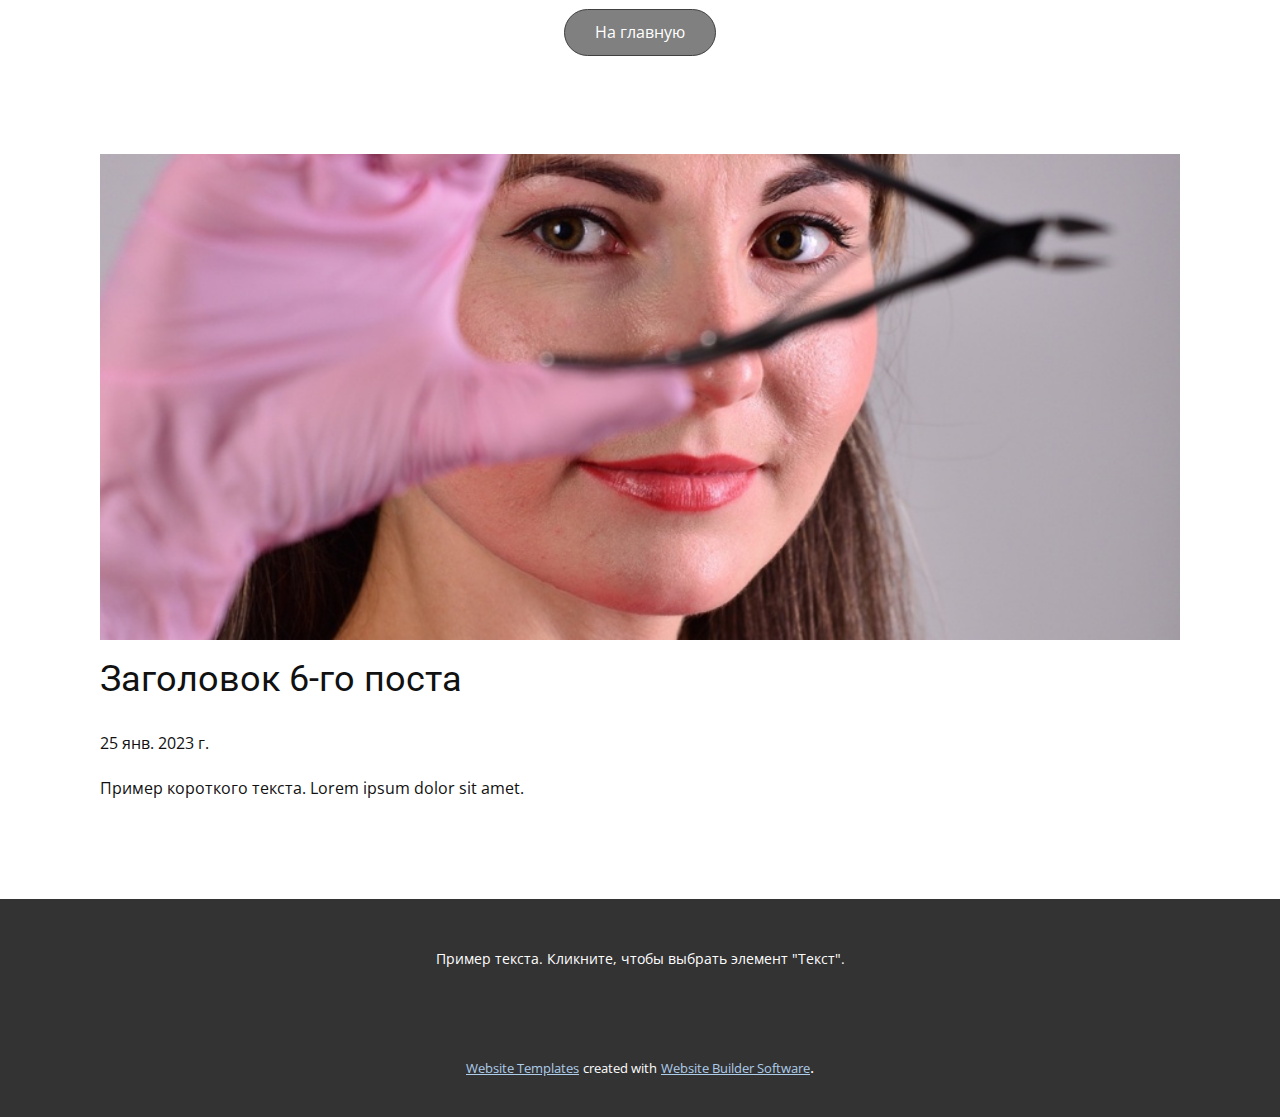
<file: blog/пост-5.html>
<!DOCTYPE html>
<html style="font-size: 16px;" lang="ru"><head>
    <meta name="viewport" content="width=device-width, initial-scale=1.0">
    <meta charset="utf-8">
    <meta name="keywords" content="Заголовок 1-го поста">
    <meta name="description" content="">
    <title>Заголовок 6-го поста</title>
    <link rel="stylesheet" href="../nicepage.css" media="screen">
<link rel="stylesheet" href="../Post-Template.css" media="screen">
    <script class="u-script" type="text/javascript" src="../jquery.js" defer=""></script>
    <script class="u-script" type="text/javascript" src="../nicepage.js" defer=""></script>
    <meta name="generator" content="Nicepage 5.3.6, nicepage.com">
    <link id="u-theme-google-font" rel="stylesheet" href="https://fonts.googleapis.com/css?family=Roboto:100,100i,300,300i,400,400i,500,500i,700,700i,900,900i|Open+Sans:300,300i,400,400i,500,500i,600,600i,700,700i,800,800i">
    
    
    
    <script type="application/ld+json">{
		"@context": "http://schema.org",
		"@type": "Organization",
		"name": "",
		"logo": "images/ava-manik-insta-32.jpg"
}</script>
    <meta name="theme-color" content="#478ac9">
  </head>
  <body class="u-body u-xl-mode" data-lang="ru"><header class="u-clearfix u-header u-header" id="sec-082d"><div class="u-clearfix u-sheet u-sheet-1">
        <a href="../MarinaMaster.html" class="u-image u-logo u-image-1" data-image-width="800" data-image-height="600" data-animation-name="customAnimationIn" data-animation-duration="2000" data-animation-direction="X" data-animation-delay="1000" title="MarinaMaster">
          <img src="../images/ava-manik-insta-32.jpg" class="u-logo-image u-logo-image-1">
        </a>
        <a href="../MarinaMaster.html" class="u-active-black u-border-1 u-border-grey-75 u-btn u-btn-round u-button-style u-grey-50 u-hover-black u-radius-50 u-btn-1">На главную</a>
      </div></header>
    <section class="u-align-center u-clearfix u-section-1" id="sec-20b4">
      <div class="u-clearfix u-sheet u-valign-middle-md u-valign-middle-sm u-valign-middle-xs u-sheet-1"><!--post_details--><!--post_details_options_json--><!--{"source":""}--><!--/post_details_options_json--><!--blog_post-->
        <div class="u-container-style u-expanded-width u-post-details u-post-details-1">
          <div class="u-container-layout u-valign-middle u-container-layout-1"><!--blog_post_image-->
            <img alt="" class="u-blog-control u-expanded-width u-image u-image-default u-image-1" src="../images/gPUUpwqd-ZE_7hJEVxoJCdZNI-ukelsiinx7f7fbl4Ftvxtfz5cgWemMEWWkPmodKReMTJtpRzHU31rVosjc2pqG.jpg"><!--/blog_post_image--><!--blog_post_header-->
            <h2 class="u-blog-control u-text u-text-1">Заголовок 6-го поста</h2><!--/blog_post_header--><!--blog_post_metadata-->
            <div class="u-blog-control u-metadata u-metadata-1"><!--blog_post_metadata_date-->
              <span class="u-meta-date u-meta-icon">25 янв. 2023 г.</span><!--/blog_post_metadata_date--><!--blog_post_metadata_category-->
              <!--/blog_post_metadata_category--><!--blog_post_metadata_comments-->
              <!--/blog_post_metadata_comments-->
            </div><!--/blog_post_metadata--><!--blog_post_content-->
            <div class="u-align-justify u-blog-control u-post-content u-text u-text-2 fr-view">
  Пример короткого текста. Lorem ipsum dolor sit amet.
  </div><!--/blog_post_content-->
          </div>
        </div><!--/blog_post--><!--/post_details-->
      </div>
    </section>
    
    
    
    <footer class="u-align-center u-clearfix u-footer u-grey-80 u-footer" id="sec-927b"><div class="u-clearfix u-sheet u-sheet-1">
        <p class="u-small-text u-text u-text-variant u-text-1">Пример текста. Кликните, чтобы выбрать элемент "Текст".</p>
      </div></footer>
    <section class="u-backlink u-clearfix u-grey-80">
      <a class="u-link" href="https://nicepage.com/website-templates" target="_blank">
        <span>Website Templates</span>
      </a>
      <p class="u-text">
        <span>created with</span>
      </p>
      <a class="u-link" href="" target="_blank">
        <span>Website Builder Software</span>
      </a>. 
    </section>
  
</body></html>
</file>
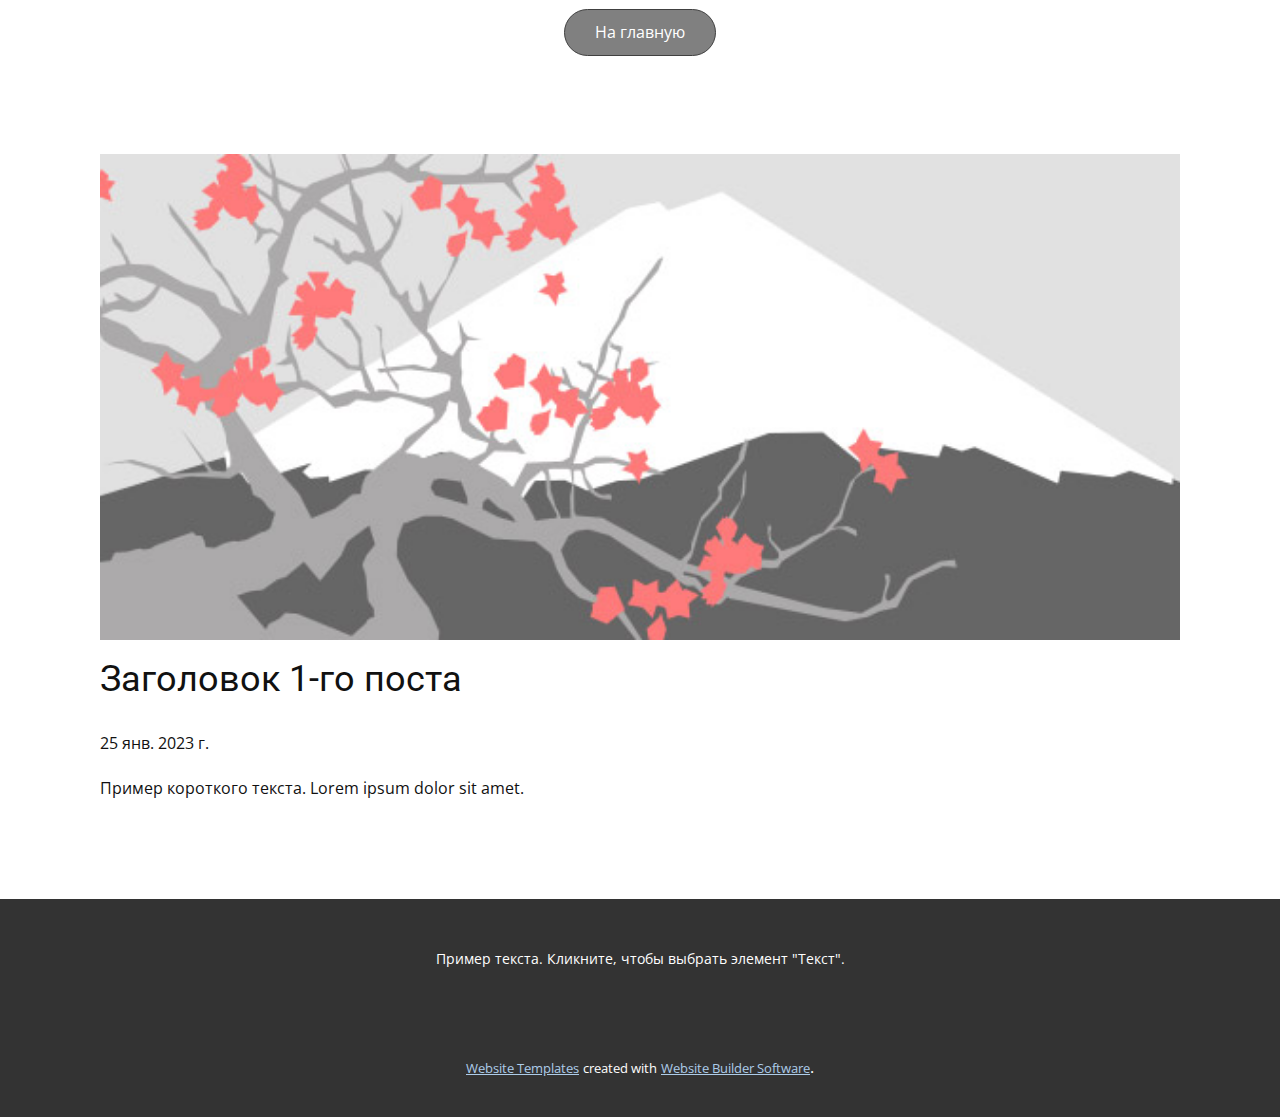
<file: blog/пост.html>
<!DOCTYPE html>
<html style="font-size: 16px;" lang="ru"><head>
    <meta name="viewport" content="width=device-width, initial-scale=1.0">
    <meta charset="utf-8">
    <meta name="keywords" content="Заголовок 1-го поста">
    <meta name="description" content="">
    <title>Заголовок 1-го поста</title>
    <link rel="stylesheet" href="../nicepage.css" media="screen">
<link rel="stylesheet" href="../Post-Template.css" media="screen">
    <script class="u-script" type="text/javascript" src="../jquery.js" defer=""></script>
    <script class="u-script" type="text/javascript" src="../nicepage.js" defer=""></script>
    <meta name="generator" content="Nicepage 5.3.6, nicepage.com">
    <link id="u-theme-google-font" rel="stylesheet" href="https://fonts.googleapis.com/css?family=Roboto:100,100i,300,300i,400,400i,500,500i,700,700i,900,900i|Open+Sans:300,300i,400,400i,500,500i,600,600i,700,700i,800,800i">
    
    
    
    <script type="application/ld+json">{
		"@context": "http://schema.org",
		"@type": "Organization",
		"name": "",
		"logo": "images/ava-manik-insta-32.jpg"
}</script>
    <meta name="theme-color" content="#478ac9">
  </head>
  <body class="u-body u-xl-mode" data-lang="ru"><header class="u-clearfix u-header u-header" id="sec-082d"><div class="u-clearfix u-sheet u-sheet-1">
        <a href="../MarinaMaster.html" class="u-image u-logo u-image-1" data-image-width="800" data-image-height="600" data-animation-name="customAnimationIn" data-animation-duration="2000" data-animation-direction="X" data-animation-delay="1000" title="MarinaMaster">
          <img src="../images/ava-manik-insta-32.jpg" class="u-logo-image u-logo-image-1">
        </a>
        <a href="../MarinaMaster.html" class="u-active-black u-border-1 u-border-grey-75 u-btn u-btn-round u-button-style u-grey-50 u-hover-black u-radius-50 u-btn-1">На главную</a>
      </div></header>
    <section class="u-align-center u-clearfix u-section-1" id="sec-20b4">
      <div class="u-clearfix u-sheet u-valign-middle-md u-valign-middle-sm u-valign-middle-xs u-sheet-1"><!--post_details--><!--post_details_options_json--><!--{"source":""}--><!--/post_details_options_json--><!--blog_post-->
        <div class="u-container-style u-expanded-width u-post-details u-post-details-1">
          <div class="u-container-layout u-valign-middle u-container-layout-1"><!--blog_post_image-->
            <img alt="" class="u-blog-control u-expanded-width u-image u-image-default u-image-1" src="../images/0fd3416c.jpeg"><!--/blog_post_image--><!--blog_post_header-->
            <h2 class="u-blog-control u-text u-text-1">Заголовок 1-го поста</h2><!--/blog_post_header--><!--blog_post_metadata-->
            <div class="u-blog-control u-metadata u-metadata-1"><!--blog_post_metadata_date-->
              <span class="u-meta-date u-meta-icon">25 янв. 2023 г.</span><!--/blog_post_metadata_date--><!--blog_post_metadata_category-->
              <!--/blog_post_metadata_category--><!--blog_post_metadata_comments-->
              <!--/blog_post_metadata_comments-->
            </div><!--/blog_post_metadata--><!--blog_post_content-->
            <div class="u-align-justify u-blog-control u-post-content u-text u-text-2 fr-view">
  Пример короткого текста. Lorem ipsum dolor sit amet.
  </div><!--/blog_post_content-->
          </div>
        </div><!--/blog_post--><!--/post_details-->
      </div>
    </section>
    
    
    
    <footer class="u-align-center u-clearfix u-footer u-grey-80 u-footer" id="sec-927b"><div class="u-clearfix u-sheet u-sheet-1">
        <p class="u-small-text u-text u-text-variant u-text-1">Пример текста. Кликните, чтобы выбрать элемент "Текст".</p>
      </div></footer>
    <section class="u-backlink u-clearfix u-grey-80">
      <a class="u-link" href="https://nicepage.com/website-templates" target="_blank">
        <span>Website Templates</span>
      </a>
      <p class="u-text">
        <span>created with</span>
      </p>
      <a class="u-link" href="" target="_blank">
        <span>Website Builder Software</span>
      </a>. 
    </section>
  
</body></html>
</file>
